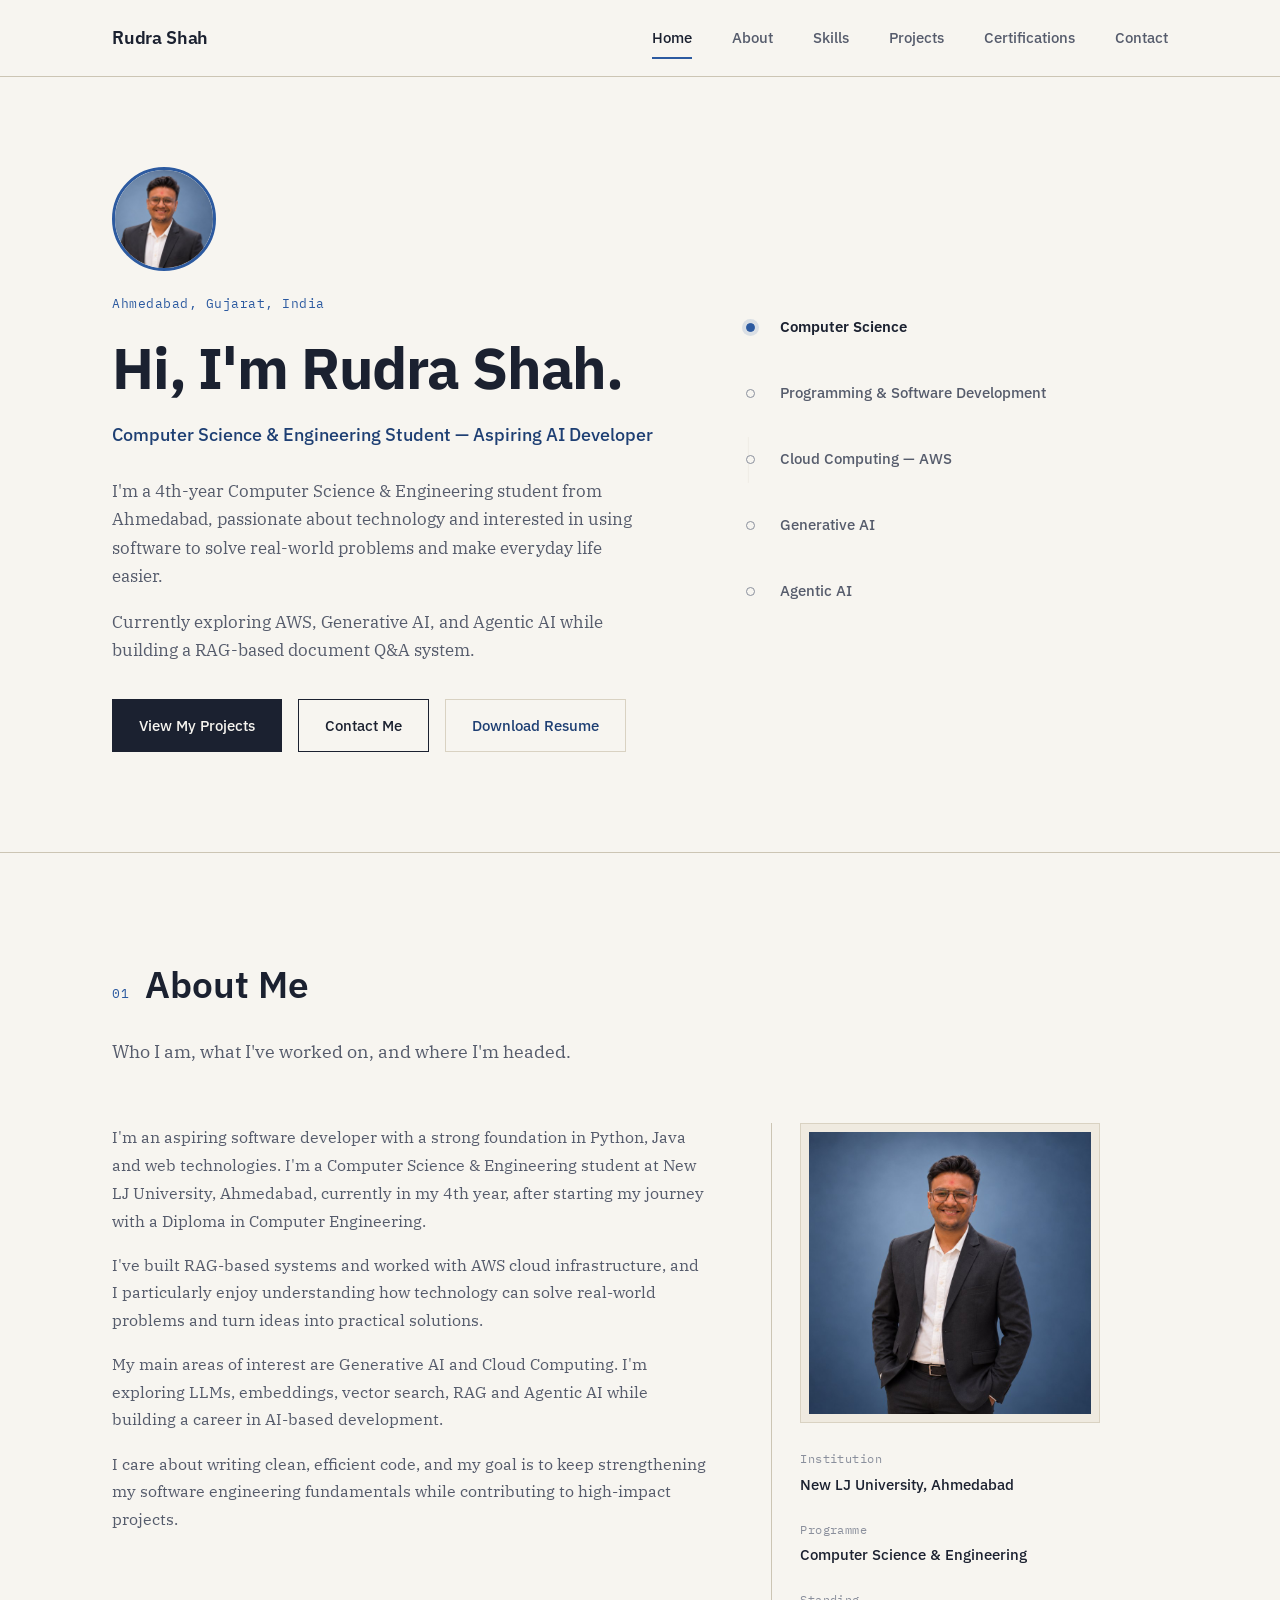
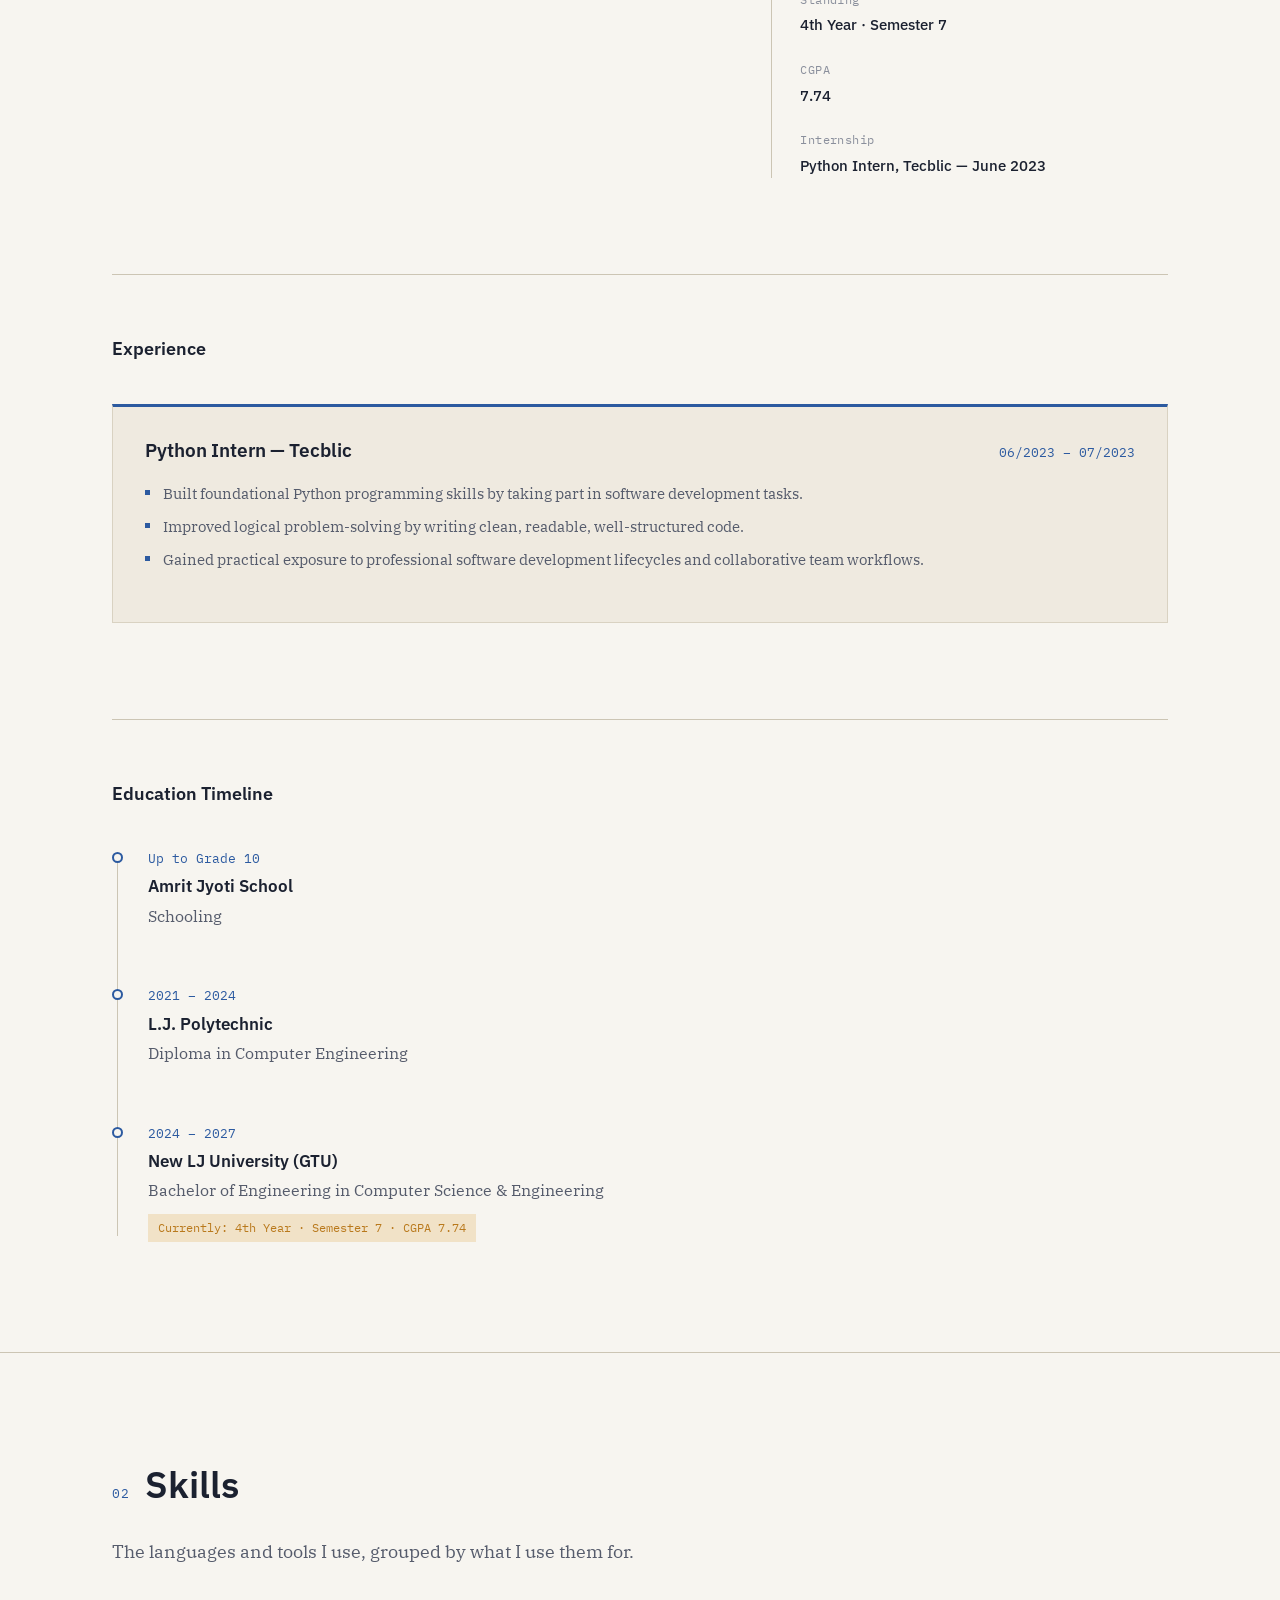
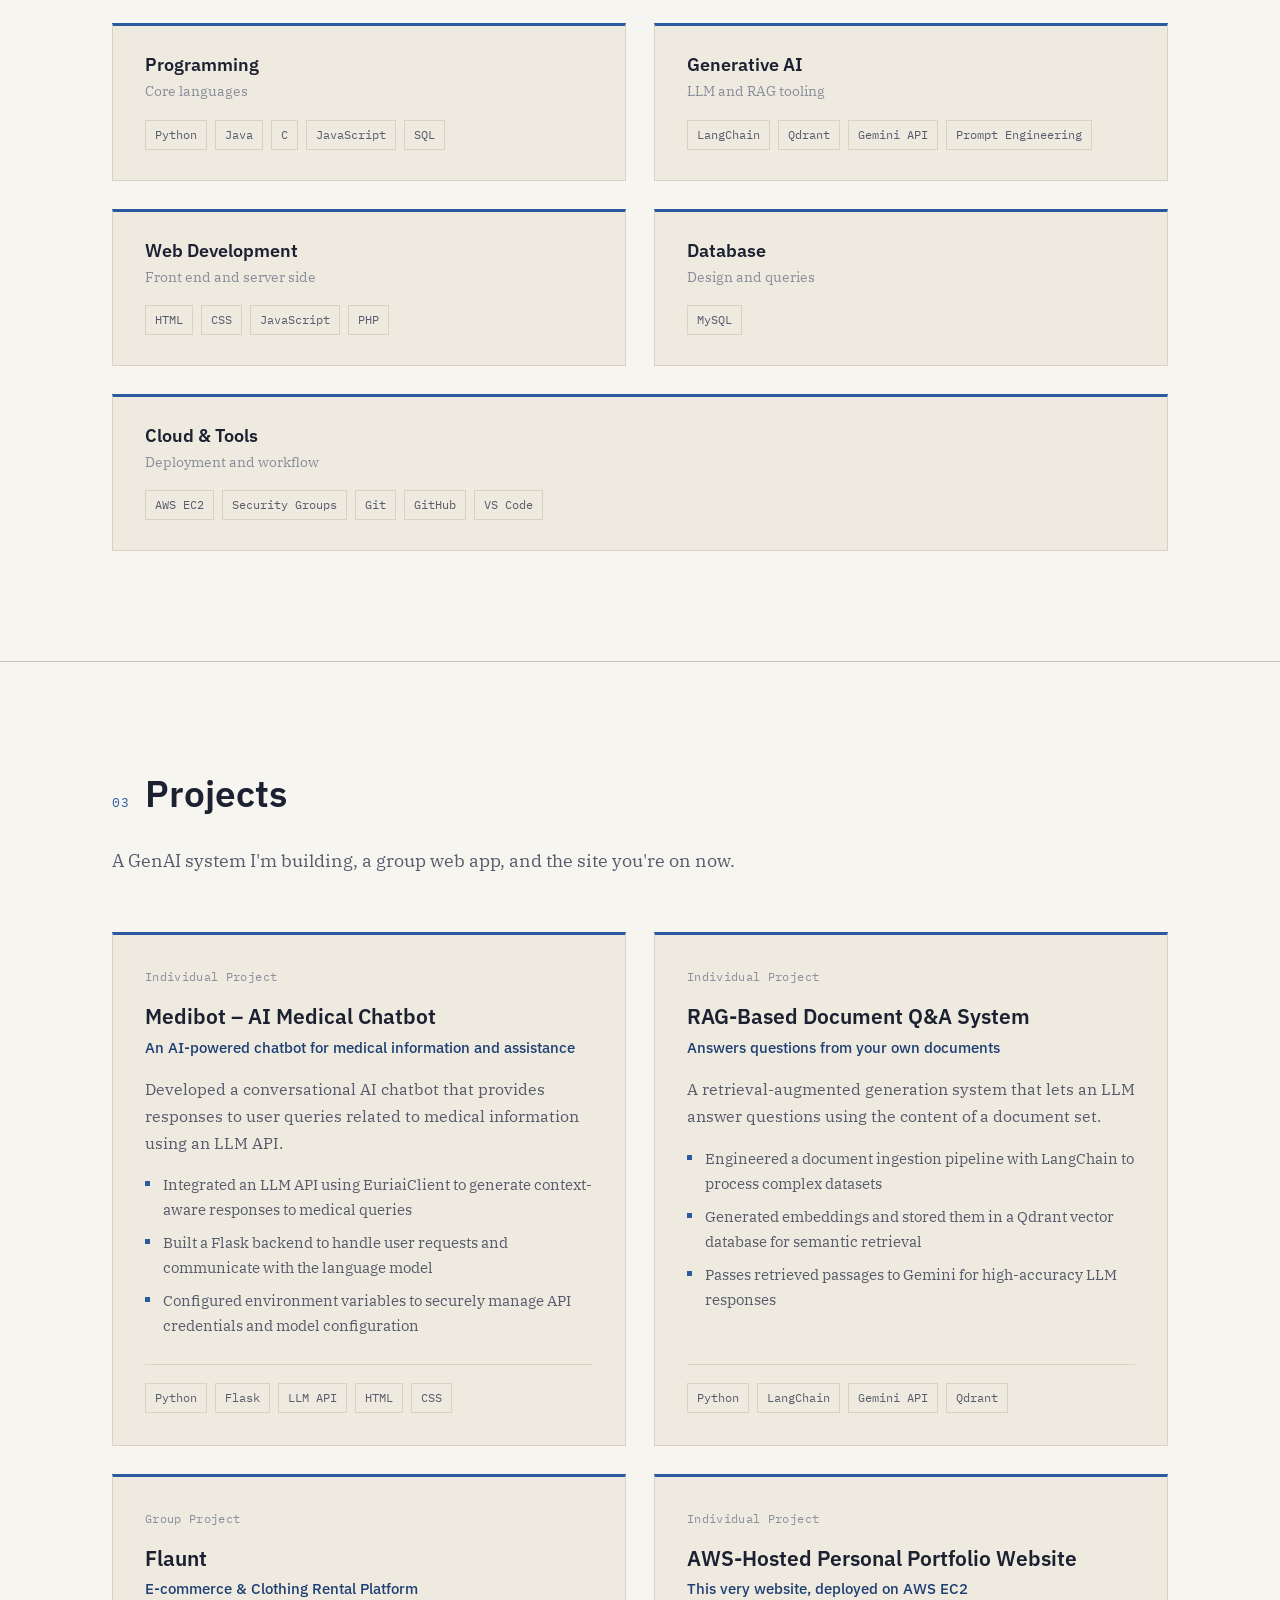
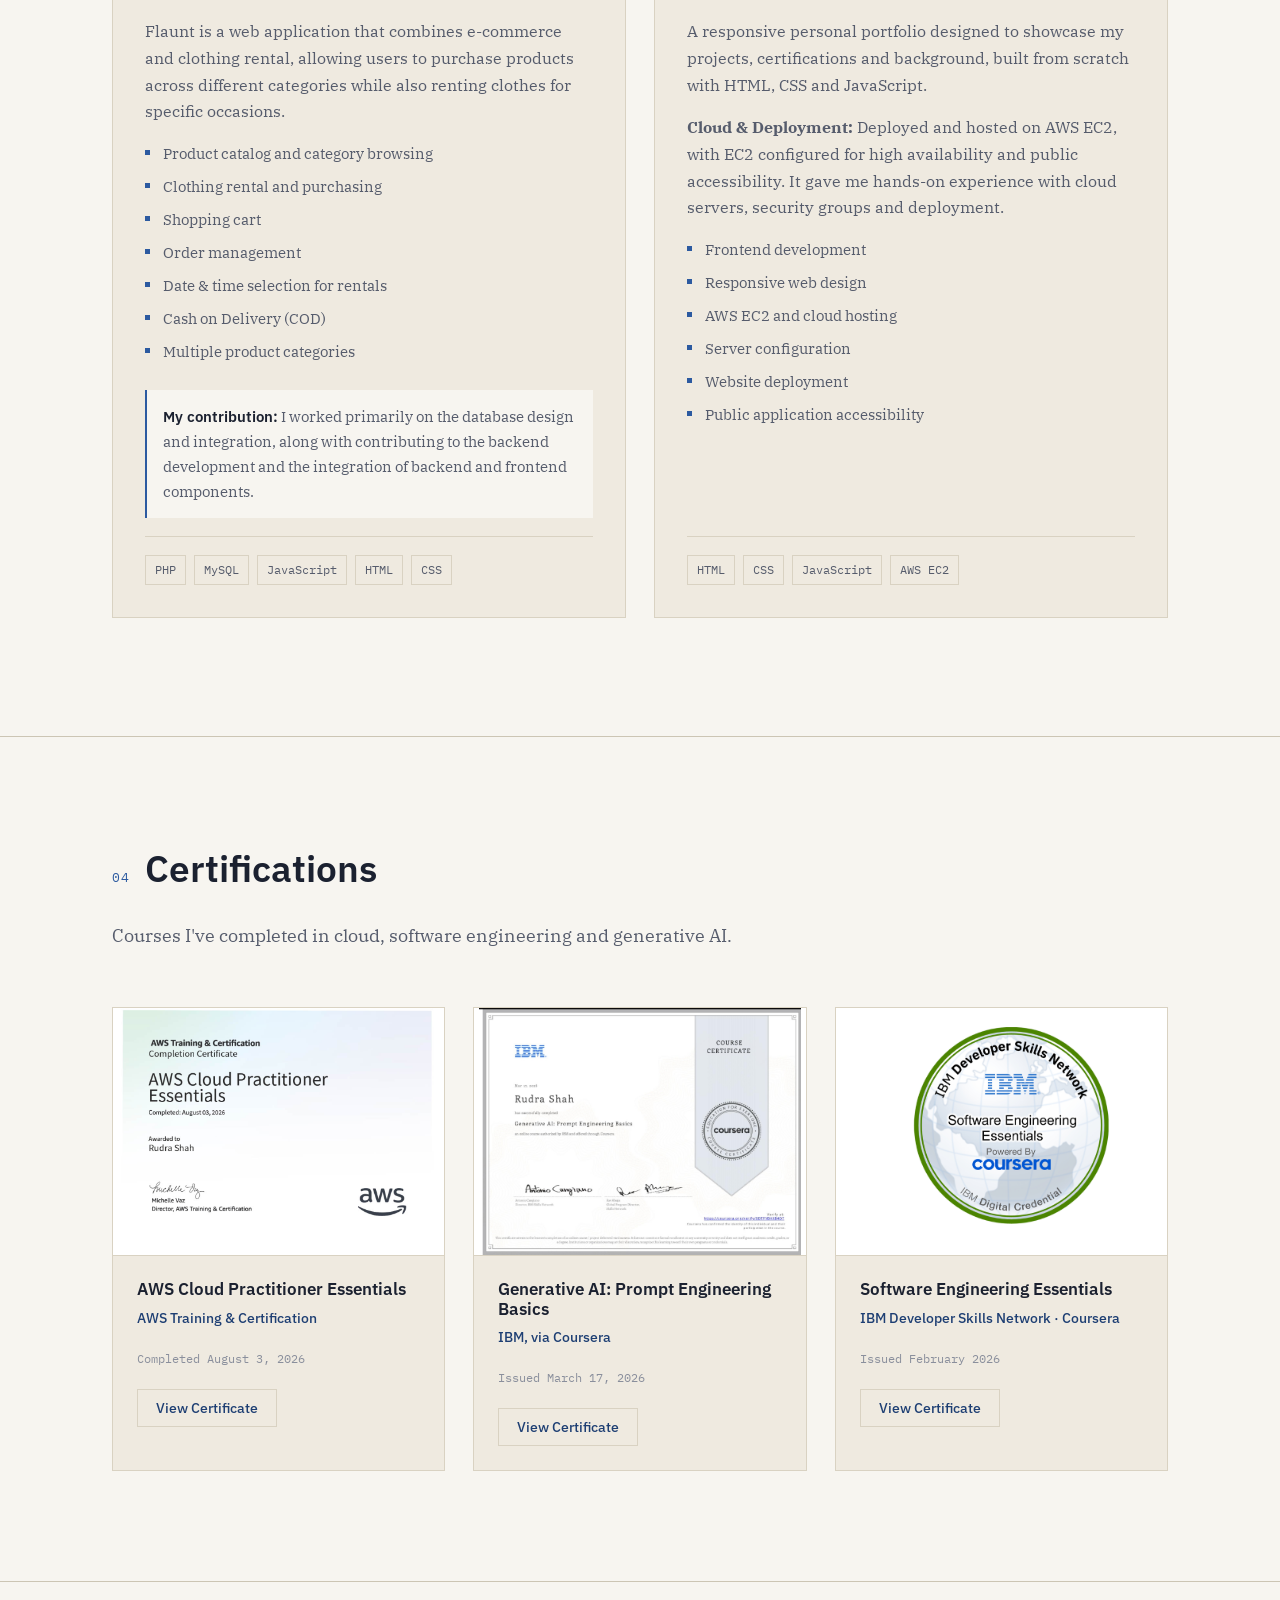
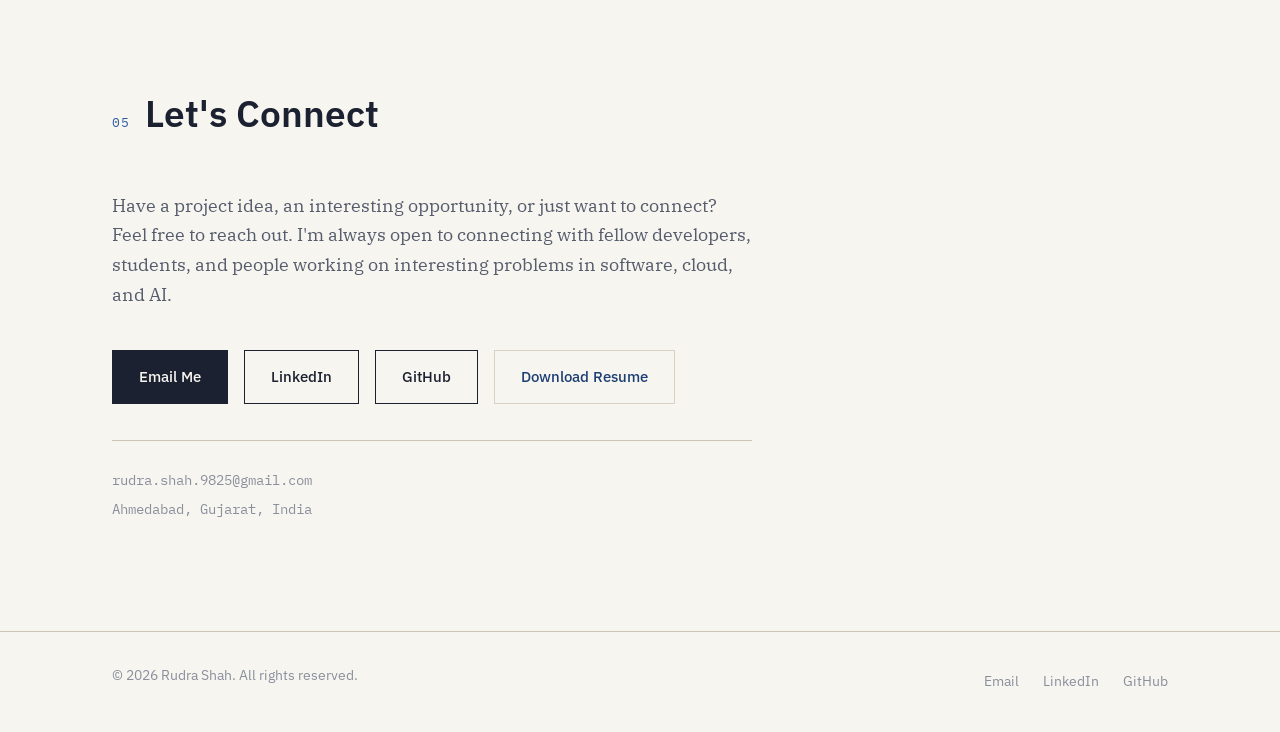
<file: index.html>
<!DOCTYPE html>
<html lang="en">
<head>
<meta charset="UTF-8">
<meta name="viewport" content="width=device-width, initial-scale=1.0">
<title>Rudra Shah — Computer Science &amp; Engineering Student</title>
<meta name="description" content="Portfolio of Rudra Shah, a Computer Science &amp; Engineering student from Ahmedabad exploring Cloud Computing and Generative AI.">
<link rel="preconnect" href="https://fonts.googleapis.com">
<link rel="preconnect" href="https://fonts.gstatic.com" crossorigin>
<link href="https://fonts.googleapis.com/css2?family=IBM+Plex+Sans:wght@400;500;600;700&family=IBM+Plex+Serif:ital,wght@0,400;0,500;1,400&family=IBM+Plex+Mono:wght@500&display=swap" rel="stylesheet">
<link rel="stylesheet" href="css/style.css">
</head>
<body>
<a class="skip-link" href="#main">Skip to content</a>
<header class="site-header" id="site-header">
  <div class="header-inner">
    <a href="#home" class="brand">Rudra Shah</a>
    <button class="nav-toggle" id="navToggle" aria-label="Open menu" aria-expanded="false" aria-controls="primaryNav"><span></span><span></span><span></span></button>
    <nav class="primary-nav" id="primaryNav"><a href="#home" class="nav-link active" data-section="home">Home</a><a href="#about" class="nav-link" data-section="about">About</a><a href="#skills" class="nav-link" data-section="skills">Skills</a><a href="#projects" class="nav-link" data-section="projects">Projects</a><a href="#certifications" class="nav-link" data-section="certifications">Certifications</a><a href="#contact" class="nav-link" data-section="contact">Contact</a></nav>
  </div>
</header>
<main id="main">
<section id="home" class="section hero">
<div class="hero-grid">
<div class="hero-copy">
<img class="hero-photo" src="assets/images/rudra-avatar.jpg" alt="Portrait of Rudra Shah" width="104" height="104">
<p class="kicker">Ahmedabad, Gujarat, India</p>
<h1 class="hero-title">Hi, I'm Rudra Shah.</h1>
<p class="hero-subtitle">Computer Science &amp; Engineering Student — Aspiring AI Developer</p>
<p class="hero-text">I'm a 4th-year Computer Science &amp; Engineering student from Ahmedabad, passionate about technology and interested in using software to solve real-world problems and make everyday life easier.</p>
<p class="hero-text hero-focus">Currently exploring AWS, Generative AI, and Agentic AI while building a RAG-based document Q&amp;A system.</p>
<div class="hero-actions"><a href="#projects" class="btn btn-primary">View My Projects</a><a href="#contact" class="btn btn-secondary">Contact Me</a><a href="assets/resume/Rudra-Shah-Resume.pdf" class="btn btn-outline" target="_blank" rel="noopener noreferrer">Download Resume</a></div>
</div>
<div class="hero-diagram" aria-hidden="true">
<svg class="path-svg" viewBox="0 0 340 460" xmlns="http://www.w3.org/2000/svg"><line x1="20" y1="35" x2="20" y2="425" class="path-line"/></svg>
<ul class="path-list">
<li class="path-node current"><span class="node-dot"></span><span class="node-label">Computer Science</span></li>
<li class="path-node"><span class="node-dot"></span><span class="node-label">Programming &amp; Software Development</span></li>
<li class="path-node"><span class="node-dot"></span><span class="node-label">Cloud Computing — AWS</span></li>
<li class="path-node"><span class="node-dot"></span><span class="node-label">Generative AI</span></li>
<li class="path-node"><span class="node-dot"></span><span class="node-label">Agentic AI</span></li>
</ul></div>
</div></section>


<section id="about" class="section"><div class="section-inner">
<div class="section-head"><span class="section-index">01</span><h2 class="section-title">About Me</h2></div>
<p class="page-intro">Who I am, what I've worked on, and where I'm headed.</p>

<div class="about-grid">
<div class="about-copy">
<p>I'm an aspiring software developer with a strong foundation in Python, Java and web technologies. I'm a Computer Science &amp; Engineering student at New LJ University, Ahmedabad, currently in my 4th year, after starting my journey with a Diploma in Computer Engineering.</p>
<p>I've built RAG-based systems and worked with AWS cloud infrastructure, and I particularly enjoy understanding how technology can solve real-world problems and turn ideas into practical solutions.</p>
<p>My main areas of interest are Generative AI and Cloud Computing. I'm exploring LLMs, embeddings, vector search, RAG and Agentic AI while building a career in AI-based development.</p>
<p>I care about writing clean, efficient code, and my goal is to keep strengthening my software engineering fundamentals while contributing to high-impact projects.</p>
</div>
<aside class="about-facts">
<img class="about-photo" src="assets/images/rudra-shah.jpg" alt="Rudra Shah wearing a dark blazer and white shirt" width="300" height="300">
<div class="fact-block"><span class="fact-label">Institution</span><span class="fact-value">New LJ University, Ahmedabad</span></div>
<div class="fact-block"><span class="fact-label">Programme</span><span class="fact-value">Computer Science &amp; Engineering</span></div>
<div class="fact-block"><span class="fact-label">Standing</span><span class="fact-value">4th Year · Semester 7</span></div>
<div class="fact-block"><span class="fact-label">CGPA</span><span class="fact-value">7.74</span></div>
<div class="fact-block"><span class="fact-label">Internship</span><span class="fact-value">Python Intern, Tecblic — June 2023</span></div>
</aside></div>
<div class="timeline-wrap" style="margin-bottom:96px"><h3 class="timeline-heading">Experience</h3>
<div class="job-card" style="margin-bottom:0"><div class="job-head"><h4>Python Intern — Tecblic</h4><span class="job-date">06/2023 – 07/2023</span></div>
<ul class="project-features"><li>Built foundational Python programming skills by taking part in software development tasks.</li><li>Improved logical problem-solving by writing clean, readable, well-structured code.</li><li>Gained practical exposure to professional software development lifecycles and collaborative team workflows.</li></ul>
</div></div>
<div class="timeline-wrap"><h3 class="timeline-heading">Education Timeline</h3>
<ol class="timeline">
<li class="timeline-item"><div class="timeline-marker"></div><div class="timeline-content"><span class="timeline-year">Up to Grade 10</span><h4>Amrit Jyoti School</h4><p>Schooling</p></div></li>
<li class="timeline-item"><div class="timeline-marker"></div><div class="timeline-content"><span class="timeline-year">2021 – 2024</span><h4>L.J. Polytechnic</h4><p>Diploma in Computer Engineering</p></div></li>
<li class="timeline-item"><div class="timeline-marker"></div><div class="timeline-content"><span class="timeline-year">2024 – 2027</span><h4>New LJ University (GTU)</h4><p>Bachelor of Engineering in Computer Science &amp; Engineering</p><span class="timeline-current">Currently: 4th Year · Semester 7 · CGPA 7.74</span></div></li>
</ol></div>
</div></section>

<section id="skills" class="section"><div class="section-inner">
<div class="section-head"><span class="section-index">02</span><h2 class="section-title">Skills</h2></div>
<p class="page-intro">The languages and tools I use, grouped by what I use them for.</p>
<div class="skill-grid"><div class="skill-card"><h4>Programming</h4><p>Core languages</p><div class="project-stack"><span>Python</span><span>Java</span><span>C</span><span>JavaScript</span><span>SQL</span></div></div><div class="skill-card"><h4>Generative AI</h4><p>LLM and RAG tooling</p><div class="project-stack"><span>LangChain</span><span>Qdrant</span><span>Gemini API</span><span>Prompt Engineering</span></div></div><div class="skill-card"><h4>Web Development</h4><p>Front end and server side</p><div class="project-stack"><span>HTML</span><span>CSS</span><span>JavaScript</span><span>PHP</span></div></div><div class="skill-card"><h4>Database</h4><p>Design and queries</p><div class="project-stack"><span>MySQL</span></div></div><div class="skill-card wide"><h4>Cloud &amp; Tools</h4><p>Deployment and workflow</p><div class="project-stack"><span>AWS EC2</span><span>Security Groups</span><span>Git</span><span>GitHub</span><span>VS Code</span></div></div></div>
</div></section>

<section id="projects" class="section"><div class="section-inner">
<div class="section-head"><span class="section-index">03</span><h2 class="section-title">Projects</h2></div>
<p class="page-intro">A GenAI system I'm building, a group web app, and the site you're on now.</p>

<div class="project-grid">

<article class="project-card">
    <div class="project-top"><span class="project-tag">Individual Project</span></div>
    <h4 class="project-name">Medibot – AI Medical Chatbot</h4>
    <p class="project-title">An AI-powered chatbot for medical information and assistance</p>
    <p class="project-overview">Developed a conversational AI chatbot that provides responses to user queries related to medical information using an LLM API.</p>
    <ul class="project-features">
        <li>Integrated an LLM API using EuriaiClient to generate context-aware responses to medical queries</li>
        <li>Built a Flask backend to handle user requests and communicate with the language model</li>
        <li>Configured environment variables to securely manage API credentials and model configuration</li>
    </ul>
    <div class="project-stack">
        <span>Python</span>
        <span>Flask</span>
        <span>LLM API</span>
        <span>HTML</span>
        <span>CSS</span>
    </div>
</article>

<article class="project-card">
<div class="project-top"><span class="project-tag">Individual Project</span></div>
<h4 class="project-name">RAG-Based Document Q&amp;A System</h4>
<p class="project-title">Answers questions from your own documents</p>
<p class="project-overview">A retrieval-augmented generation system that lets an LLM answer questions using the content of a document set.</p>
<ul class="project-features"><li>Engineered a document ingestion pipeline with LangChain to process complex datasets</li><li>Generated embeddings and stored them in a Qdrant vector database for semantic retrieval</li><li>Passes retrieved passages to Gemini for high-accuracy LLM responses</li></ul>
<div class="project-stack"><span>Python</span><span>LangChain</span><span>Gemini API</span><span>Qdrant</span></div>
</article>
<article class="project-card">
<div class="project-top"><span class="project-tag">Group Project</span></div>
<h4 class="project-name">Flaunt</h4>
<p class="project-title">E-commerce &amp; Clothing Rental Platform</p>
<p class="project-overview">Flaunt is a web application that combines e-commerce and clothing rental, allowing users to purchase products across different categories while also renting clothes for specific occasions.</p>
<ul class="project-features"><li>Product catalog and category browsing</li><li>Clothing rental and purchasing</li><li>Shopping cart</li><li>Order management</li><li>Date &amp; time selection for rentals</li><li>Cash on Delivery (COD)</li><li>Multiple product categories</li></ul>
<p class="project-contribution"><strong>My contribution:</strong> I worked primarily on the database design and integration, along with contributing to the backend development and the integration of backend and frontend components.</p>
<div class="project-stack"><span>PHP</span><span>MySQL</span><span>JavaScript</span><span>HTML</span><span>CSS</span></div>
</article>
<article class="project-card">
<div class="project-top"><span class="project-tag">Individual Project</span></div>
<h4 class="project-name">AWS-Hosted Personal Portfolio Website</h4>
<p class="project-title">This very website, deployed on AWS EC2</p>
<p class="project-overview">A responsive personal portfolio designed to showcase my projects, certifications and background, built from scratch with HTML, CSS and JavaScript.</p>
<p class="project-overview"><strong>Cloud &amp; Deployment:</strong> Deployed and hosted on AWS EC2, with EC2 configured for high availability and public accessibility. It gave me hands-on experience with cloud servers, security groups and deployment.</p>
<ul class="project-features"><li>Frontend development</li><li>Responsive web design</li><li>AWS EC2 and cloud hosting</li><li>Server configuration</li><li>Website deployment</li><li>Public application accessibility</li></ul>
<div class="project-stack"><span>HTML</span><span>CSS</span><span>JavaScript</span><span>AWS EC2</span></div>
</article>
</div>
</div></section>

<section id="certifications" class="section"><div class="section-inner">
<div class="section-head"><span class="section-index">04</span><h2 class="section-title">Certifications</h2></div>
<p class="page-intro">Courses I've completed in cloud, software engineering and generative AI.</p>
<div class="cert-grid"><article class="cert-card"><button class="cert-thumb" data-cert="aws" aria-label="View AWS Cloud Practitioner Essentials certificate"><img src="assets/certificates/aws-certificate.png" alt="AWS Cloud Practitioner Essentials certificate awarded to Rudra Shah"></button>
<div class="cert-info"><h4>AWS Cloud Practitioner Essentials</h4><p class="cert-issuer">AWS Training &amp; Certification</p><p class="cert-date">Completed August 3, 2026</p><button class="btn btn-outline btn-small" data-cert="aws">View Certificate</button></div></article><article class="cert-card"><button class="cert-thumb" data-cert="ibm" aria-label="View Generative AI: Prompt Engineering Basics certificate"><img src="assets/certificates/ibm-generative-ai.png" alt="Generative AI: Prompt Engineering Basics certificate awarded to Rudra Shah"></button>
<div class="cert-info"><h4>Generative AI: Prompt Engineering Basics</h4><p class="cert-issuer">IBM, via Coursera</p><p class="cert-date">Issued March 17, 2026</p><button class="btn btn-outline btn-small" data-cert="ibm">View Certificate</button></div></article><article class="cert-card"><button class="cert-thumb" data-cert="swe" aria-label="View Software Engineering Essentials certificate"><img src="assets/certificates/software-engineering.png" alt="Software Engineering Essentials digital badge"></button>
<div class="cert-info"><h4>Software Engineering Essentials</h4><p class="cert-issuer">IBM Developer Skills Network · Coursera</p><p class="cert-date">Issued February 2026</p><button class="btn btn-outline btn-small" data-cert="swe">View Certificate</button></div></article></div>
</div></section>

<section id="contact" class="section"><div class="section-inner">
<div class="section-head"><span class="section-index">05</span><h2 class="section-title">Let's Connect</h2></div>

<div class="contact-grid">
<p class="contact-text">Have a project idea, an interesting opportunity, or just want to connect? Feel free to reach out. I'm always open to connecting with fellow developers, students, and people working on interesting problems in software, cloud, and AI.</p>
<div class="contact-actions"><a href="mailto:rudra.shah.9825@gmail.com" class="btn btn-primary">Email Me</a><a href="https://www.linkedin.com/in/rudra-shah-503a6030b/" target="_blank" rel="noopener noreferrer" class="btn btn-secondary">LinkedIn</a><a href="https://github.com/rudrashah01" target="_blank" rel="noopener noreferrer" class="btn btn-secondary">GitHub</a><a href="assets/resume/Rudra-Shah-Resume.pdf" class="btn btn-outline" target="_blank" rel="noopener noreferrer">Download Resume</a></div>
<div class="contact-details"><span>rudra.shah.9825@gmail.com</span><span>Ahmedabad, Gujarat, India</span></div></div>
</div></section>
</main>
<footer class="site-footer">
  <div class="footer-inner">
    <p>&copy; 2026 Rudra Shah. All rights reserved.</p>
    <div class="footer-links">
      <a href="mailto:rudra.shah.9825@gmail.com">Email</a>
      <a href="https://www.linkedin.com/in/rudra-shah-503a6030b/" target="_blank" rel="noopener noreferrer">LinkedIn</a>
      <a href="https://github.com/rudrashah01" target="_blank" rel="noopener noreferrer">GitHub</a>
    </div>
  </div>
</footer>
<div class="cert-modal" id="certModal" aria-hidden="true" role="dialog" aria-modal="true" aria-labelledby="certModalTitle">
  <div class="cert-modal-backdrop" data-close></div>
  <div class="cert-modal-inner">
    <button class="cert-modal-close" data-close aria-label="Close certificate">&times;</button>
    <img class="cert-modal-img" id="certModalImg" alt="">
    <p class="cert-modal-title" id="certModalTitle"></p>
  </div>
</div>
<script src="js/script.js"></script>
</body>
</html>
</file>
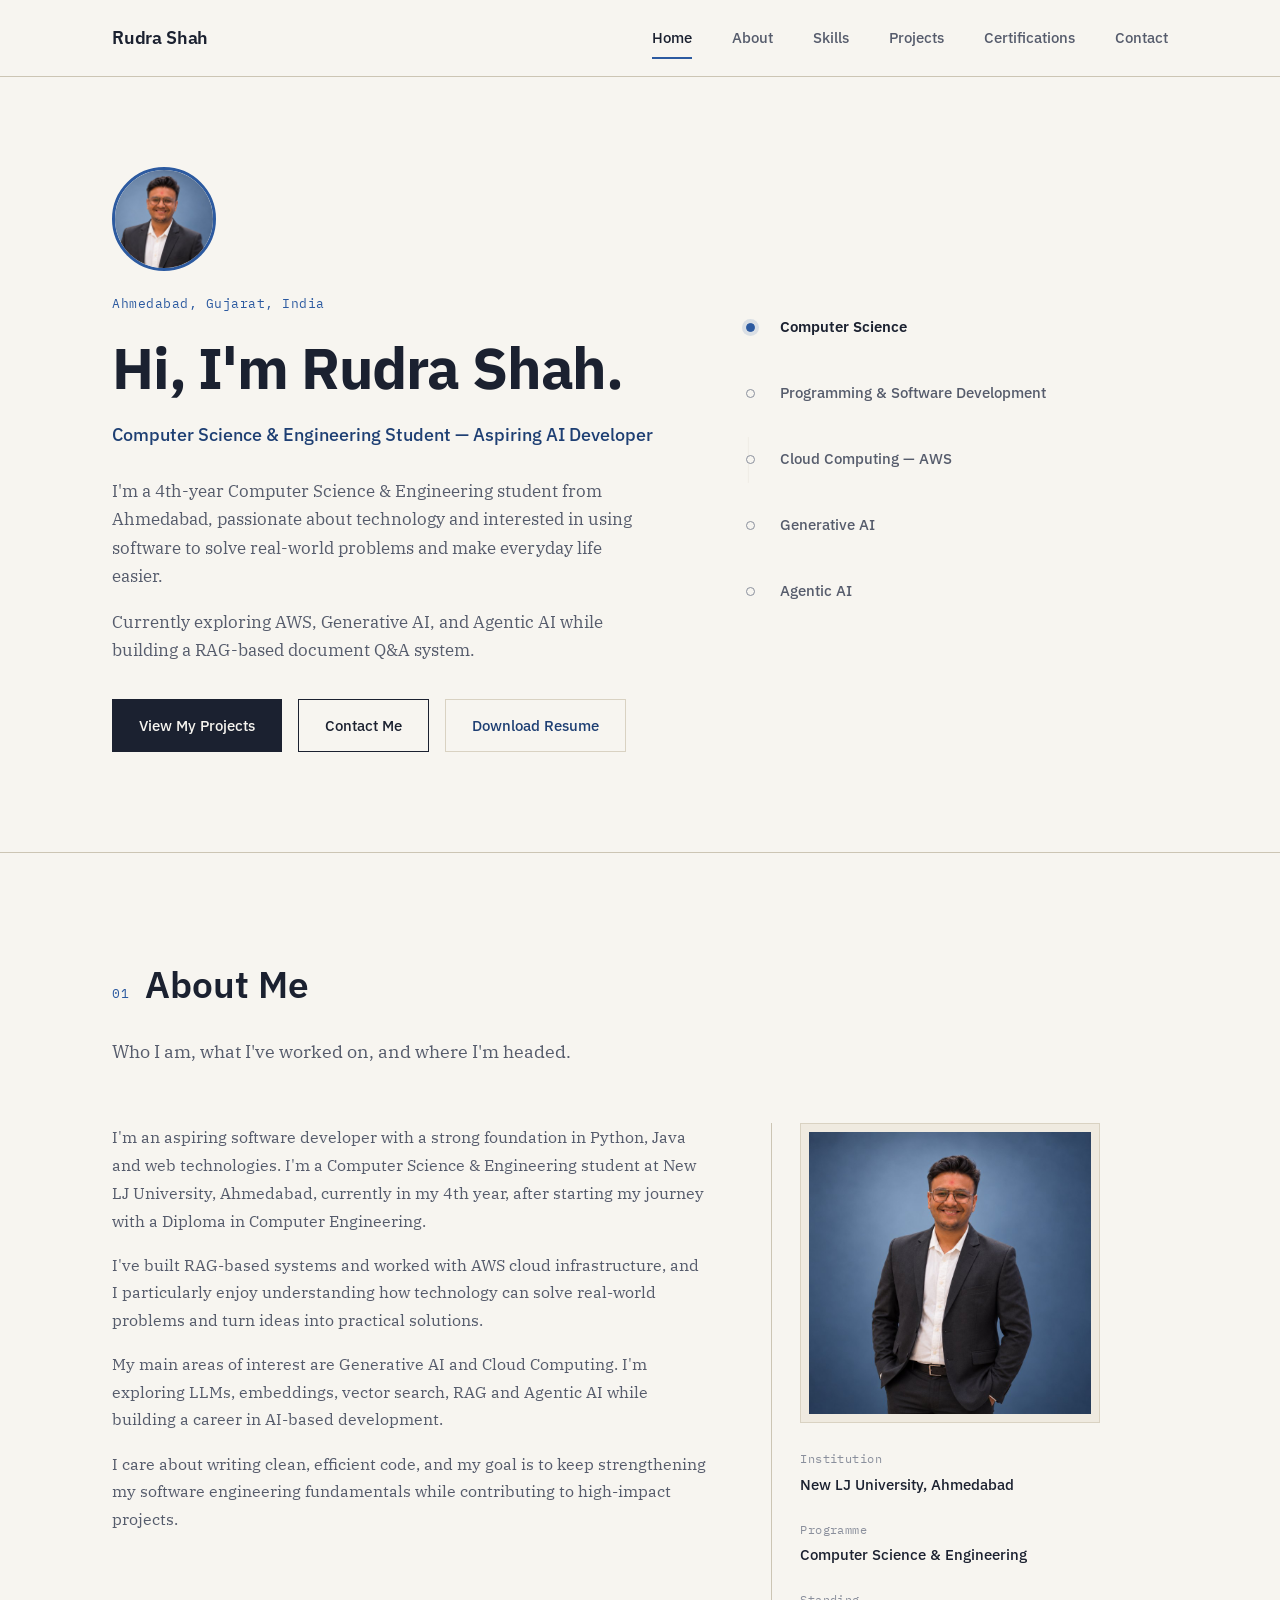
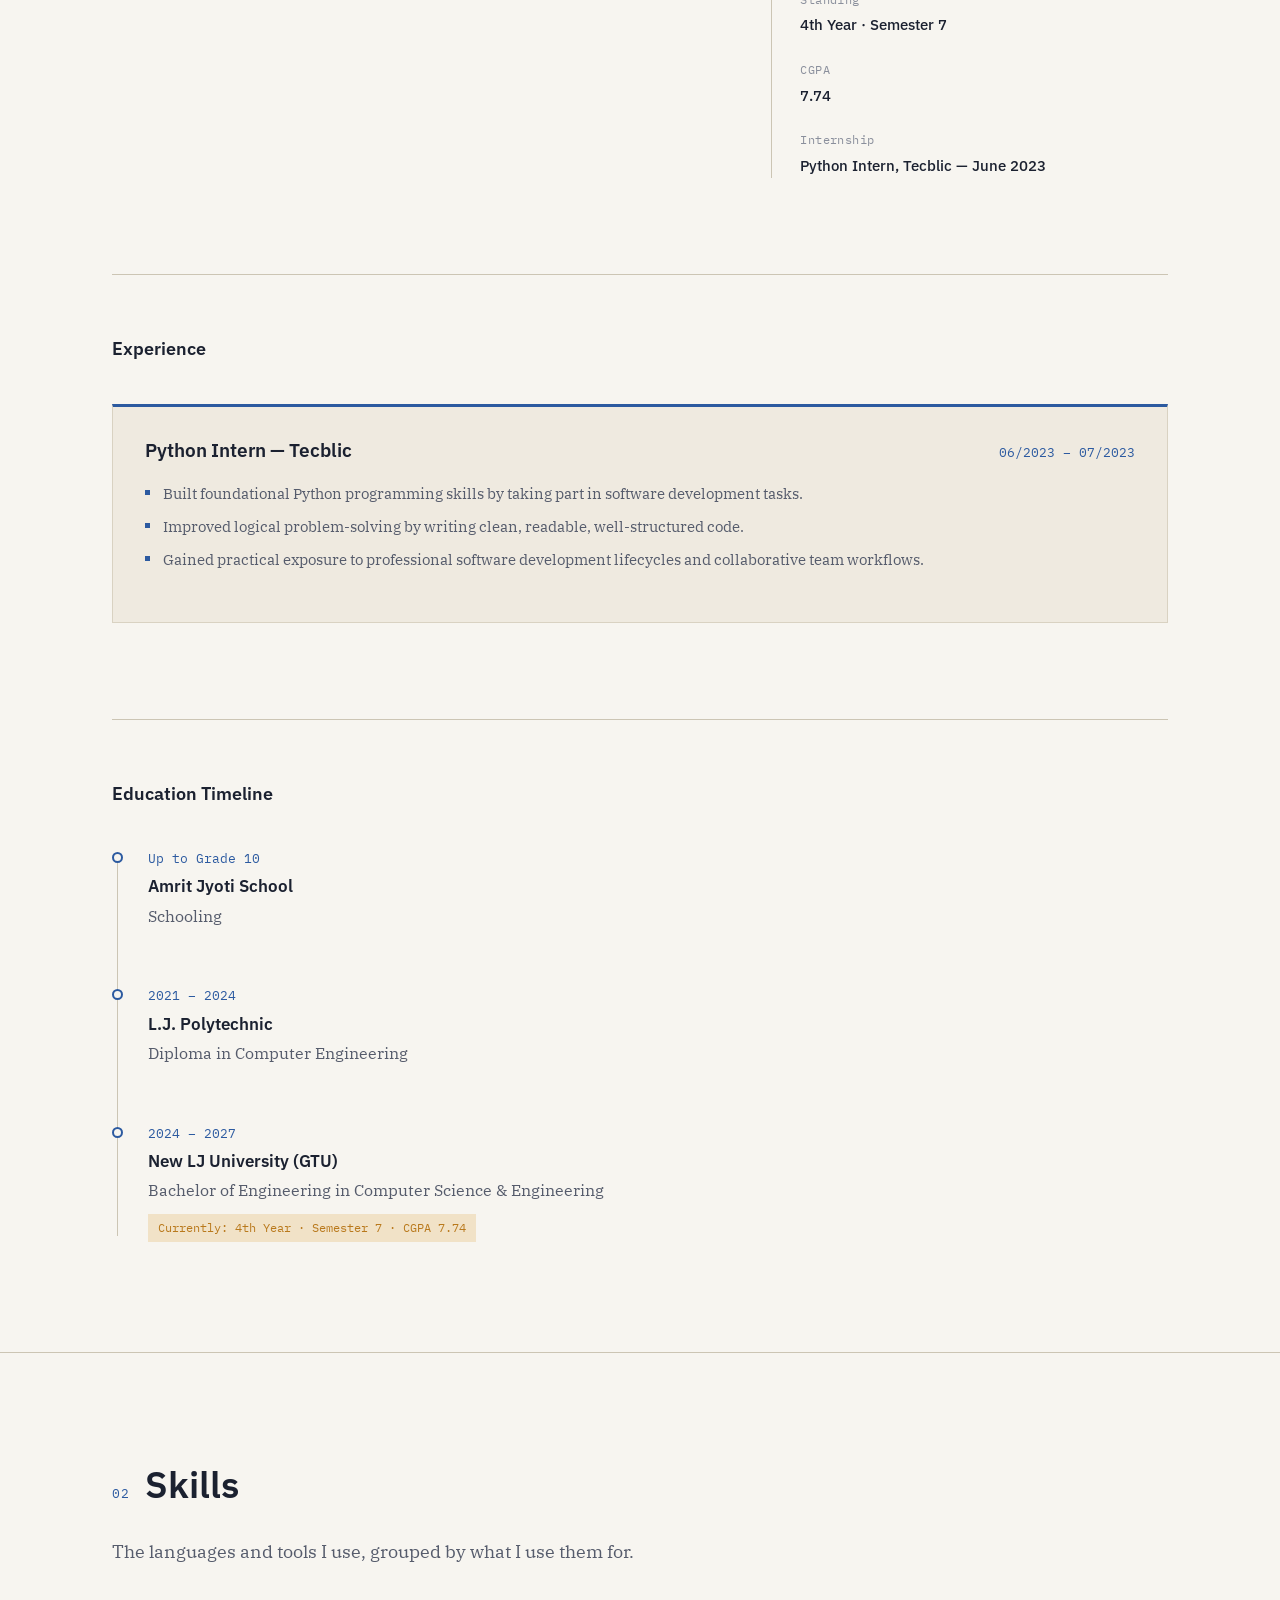
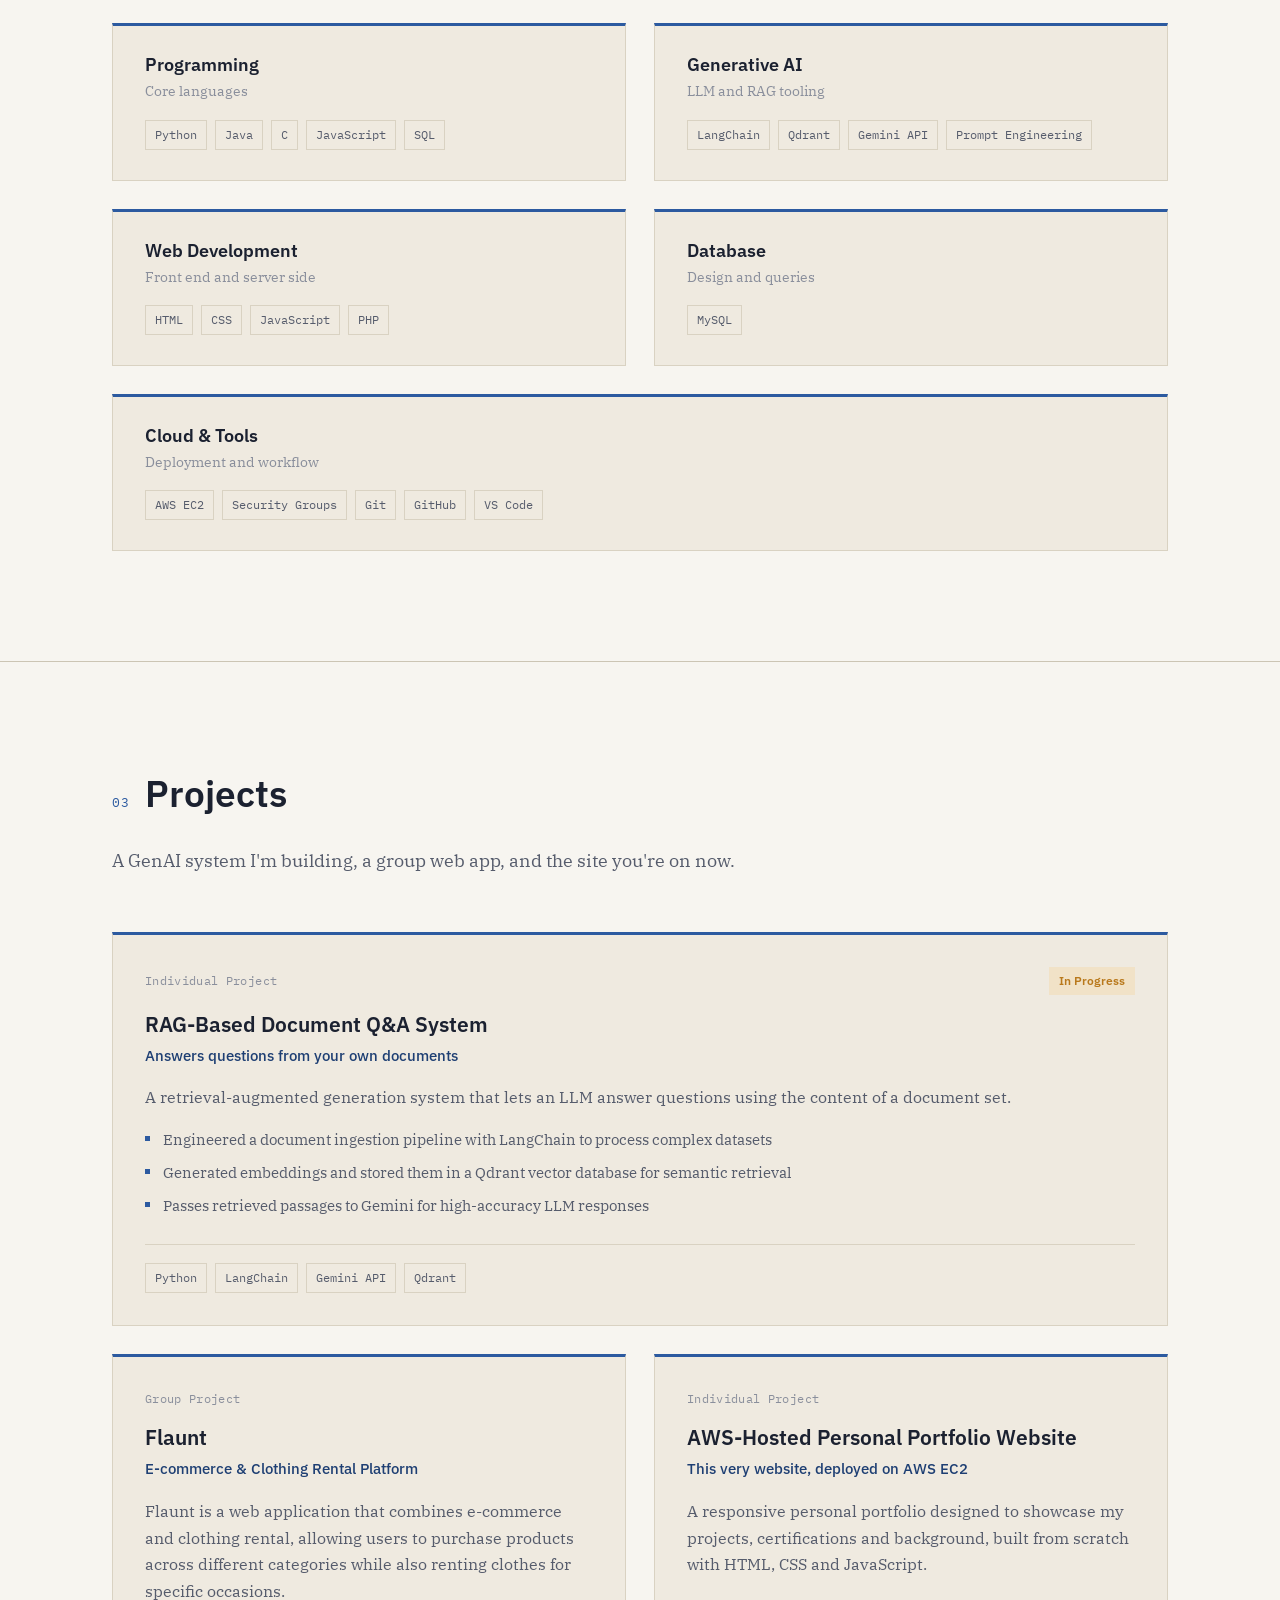
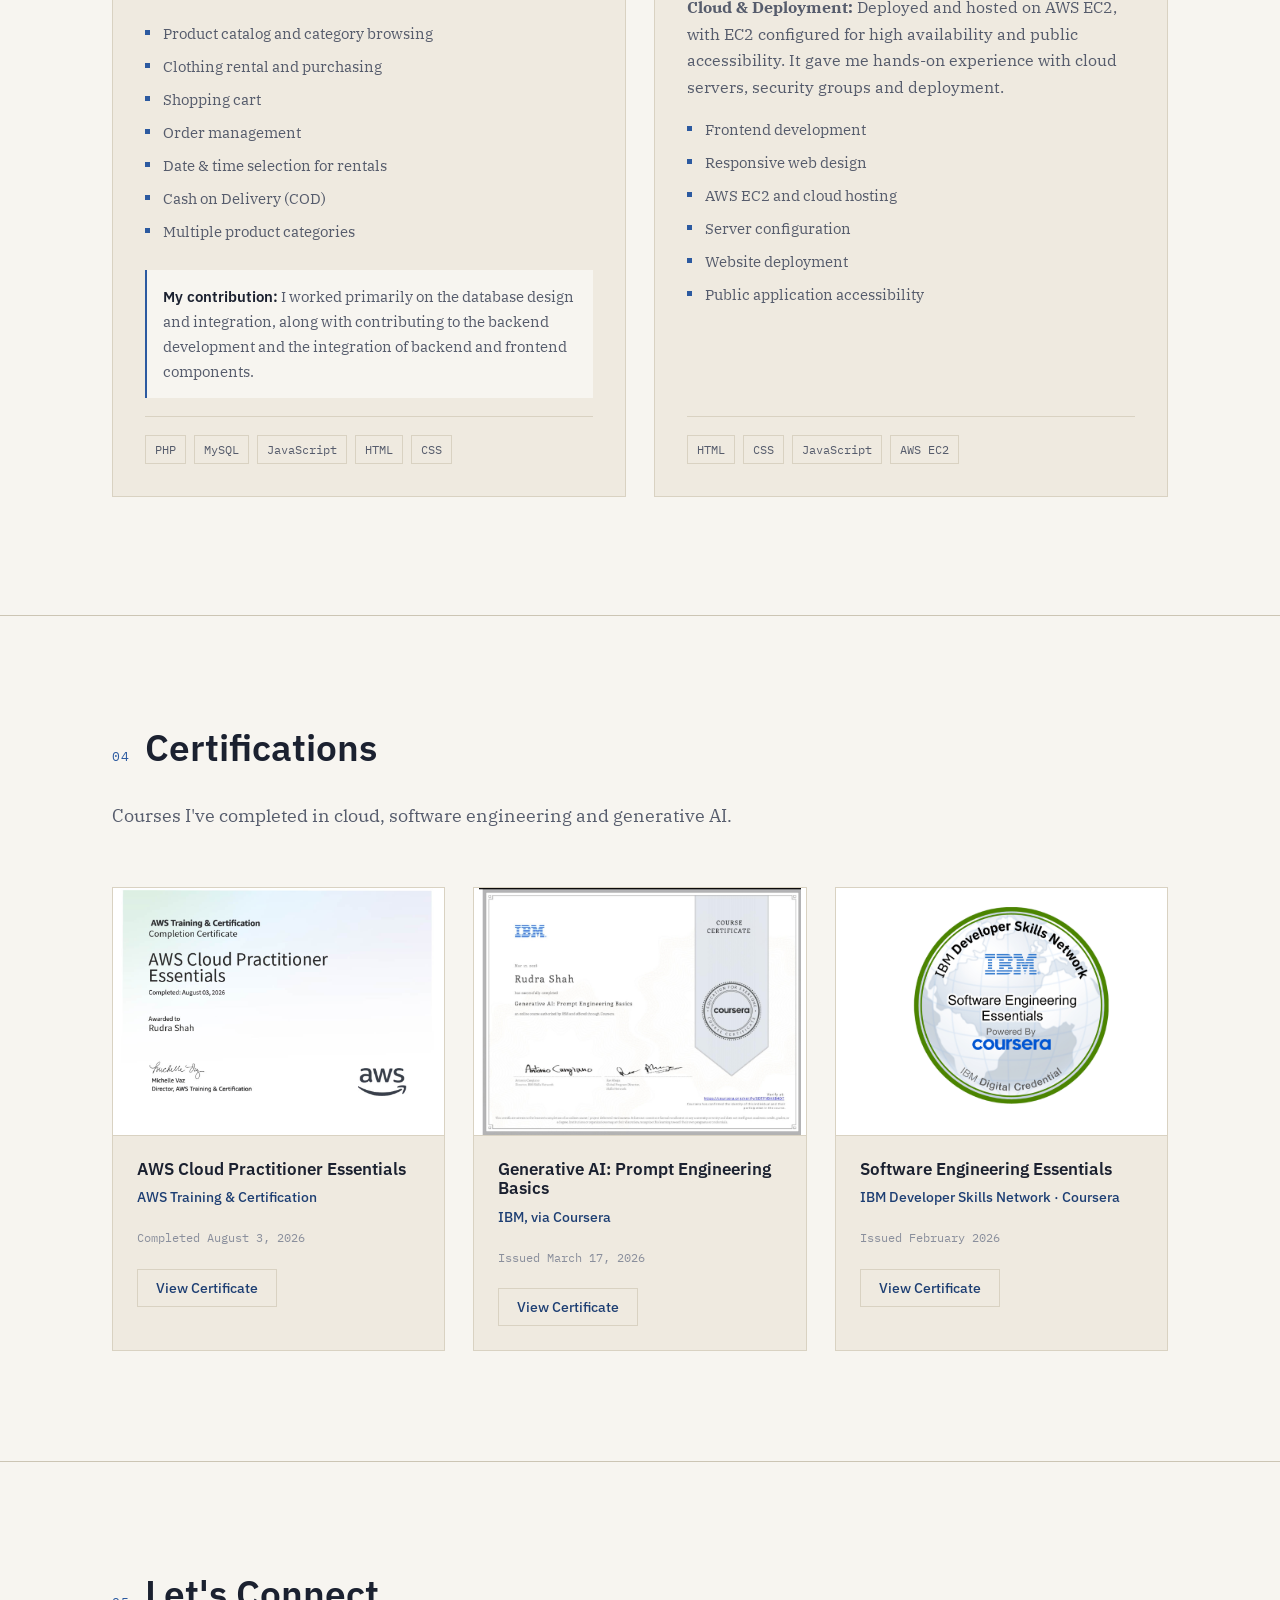
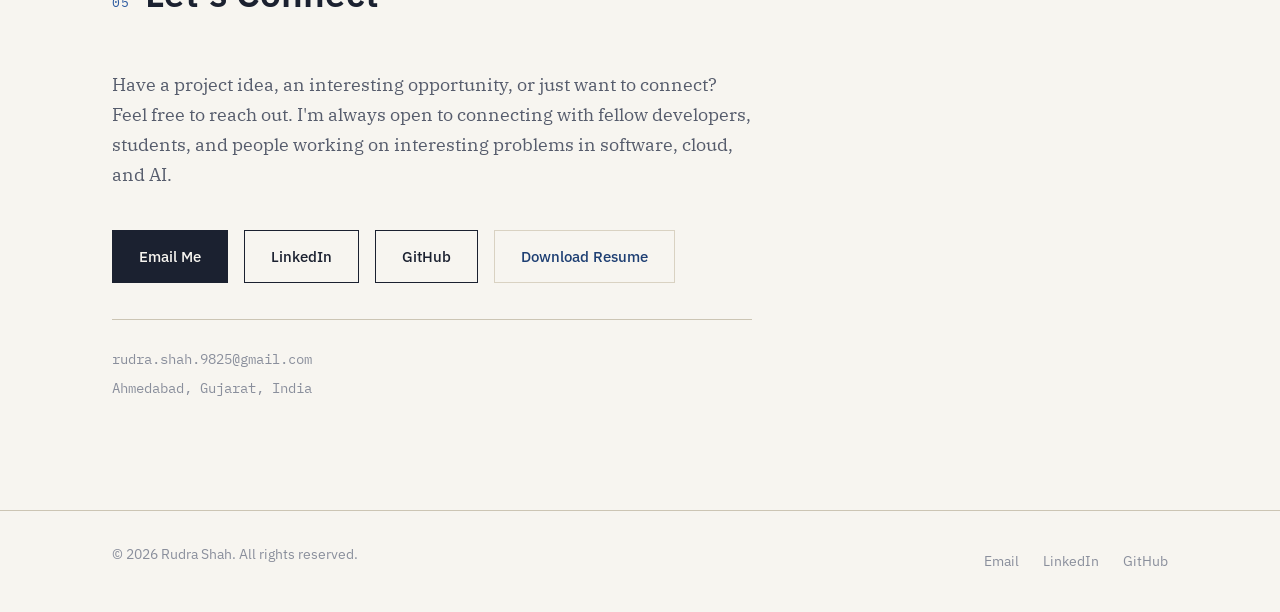
<file: portfolio/index.html>
<!DOCTYPE html>
<html lang="en">
<head>
<meta charset="UTF-8">
<meta name="viewport" content="width=device-width, initial-scale=1.0">
<title>Rudra Shah — Computer Science &amp; Engineering Student</title>
<meta name="description" content="Portfolio of Rudra Shah, a Computer Science &amp; Engineering student from Ahmedabad exploring Cloud Computing and Generative AI.">
<link rel="preconnect" href="https://fonts.googleapis.com">
<link rel="preconnect" href="https://fonts.gstatic.com" crossorigin>
<link href="https://fonts.googleapis.com/css2?family=IBM+Plex+Sans:wght@400;500;600;700&family=IBM+Plex+Serif:ital,wght@0,400;0,500;1,400&family=IBM+Plex+Mono:wght@500&display=swap" rel="stylesheet">
<link rel="stylesheet" href="css/style.css">
</head>
<body>
<a class="skip-link" href="#main">Skip to content</a>
<header class="site-header" id="site-header">
  <div class="header-inner">
    <a href="#home" class="brand">Rudra Shah</a>
    <button class="nav-toggle" id="navToggle" aria-label="Open menu" aria-expanded="false" aria-controls="primaryNav"><span></span><span></span><span></span></button>
    <nav class="primary-nav" id="primaryNav"><a href="#home" class="nav-link active" data-section="home">Home</a><a href="#about" class="nav-link" data-section="about">About</a><a href="#skills" class="nav-link" data-section="skills">Skills</a><a href="#projects" class="nav-link" data-section="projects">Projects</a><a href="#certifications" class="nav-link" data-section="certifications">Certifications</a><a href="#contact" class="nav-link" data-section="contact">Contact</a></nav>
  </div>
</header>
<main id="main">
<section id="home" class="section hero">
<div class="hero-grid">
<div class="hero-copy">
<img class="hero-photo" src="assets/images/rudra-avatar.jpg" alt="Portrait of Rudra Shah" width="104" height="104">
<p class="kicker">Ahmedabad, Gujarat, India</p>
<h1 class="hero-title">Hi, I'm Rudra Shah.</h1>
<p class="hero-subtitle">Computer Science &amp; Engineering Student — Aspiring AI Developer</p>
<p class="hero-text">I'm a 4th-year Computer Science &amp; Engineering student from Ahmedabad, passionate about technology and interested in using software to solve real-world problems and make everyday life easier.</p>
<p class="hero-text hero-focus">Currently exploring AWS, Generative AI, and Agentic AI while building a RAG-based document Q&amp;A system.</p>
<div class="hero-actions"><a href="#projects" class="btn btn-primary">View My Projects</a><a href="#contact" class="btn btn-secondary">Contact Me</a><a href="assets/resume/Rudra-Shah-Resume.pdf" class="btn btn-outline" target="_blank" rel="noopener noreferrer">Download Resume</a></div>
</div>
<div class="hero-diagram" aria-hidden="true">
<svg class="path-svg" viewBox="0 0 340 460" xmlns="http://www.w3.org/2000/svg"><line x1="20" y1="35" x2="20" y2="425" class="path-line"/></svg>
<ul class="path-list">
<li class="path-node current"><span class="node-dot"></span><span class="node-label">Computer Science</span></li>
<li class="path-node"><span class="node-dot"></span><span class="node-label">Programming &amp; Software Development</span></li>
<li class="path-node"><span class="node-dot"></span><span class="node-label">Cloud Computing — AWS</span></li>
<li class="path-node"><span class="node-dot"></span><span class="node-label">Generative AI</span></li>
<li class="path-node"><span class="node-dot"></span><span class="node-label">Agentic AI</span></li>
</ul></div>
</div></section>


<section id="about" class="section"><div class="section-inner">
<div class="section-head"><span class="section-index">01</span><h2 class="section-title">About Me</h2></div>
<p class="page-intro">Who I am, what I've worked on, and where I'm headed.</p>

<div class="about-grid">
<div class="about-copy">
<p>I'm an aspiring software developer with a strong foundation in Python, Java and web technologies. I'm a Computer Science &amp; Engineering student at New LJ University, Ahmedabad, currently in my 4th year, after starting my journey with a Diploma in Computer Engineering.</p>
<p>I've built RAG-based systems and worked with AWS cloud infrastructure, and I particularly enjoy understanding how technology can solve real-world problems and turn ideas into practical solutions.</p>
<p>My main areas of interest are Generative AI and Cloud Computing. I'm exploring LLMs, embeddings, vector search, RAG and Agentic AI while building a career in AI-based development.</p>
<p>I care about writing clean, efficient code, and my goal is to keep strengthening my software engineering fundamentals while contributing to high-impact projects.</p>
</div>
<aside class="about-facts">
<img class="about-photo" src="assets/images/rudra-shah.jpg" alt="Rudra Shah wearing a dark blazer and white shirt" width="300" height="300">
<div class="fact-block"><span class="fact-label">Institution</span><span class="fact-value">New LJ University, Ahmedabad</span></div>
<div class="fact-block"><span class="fact-label">Programme</span><span class="fact-value">Computer Science &amp; Engineering</span></div>
<div class="fact-block"><span class="fact-label">Standing</span><span class="fact-value">4th Year · Semester 7</span></div>
<div class="fact-block"><span class="fact-label">CGPA</span><span class="fact-value">7.74</span></div>
<div class="fact-block"><span class="fact-label">Internship</span><span class="fact-value">Python Intern, Tecblic — June 2023</span></div>
</aside></div>
<div class="timeline-wrap" style="margin-bottom:96px"><h3 class="timeline-heading">Experience</h3>
<div class="job-card" style="margin-bottom:0"><div class="job-head"><h4>Python Intern — Tecblic</h4><span class="job-date">06/2023 – 07/2023</span></div>
<ul class="project-features"><li>Built foundational Python programming skills by taking part in software development tasks.</li><li>Improved logical problem-solving by writing clean, readable, well-structured code.</li><li>Gained practical exposure to professional software development lifecycles and collaborative team workflows.</li></ul>
</div></div>
<div class="timeline-wrap"><h3 class="timeline-heading">Education Timeline</h3>
<ol class="timeline">
<li class="timeline-item"><div class="timeline-marker"></div><div class="timeline-content"><span class="timeline-year">Up to Grade 10</span><h4>Amrit Jyoti School</h4><p>Schooling</p></div></li>
<li class="timeline-item"><div class="timeline-marker"></div><div class="timeline-content"><span class="timeline-year">2021 – 2024</span><h4>L.J. Polytechnic</h4><p>Diploma in Computer Engineering</p></div></li>
<li class="timeline-item"><div class="timeline-marker"></div><div class="timeline-content"><span class="timeline-year">2024 – 2027</span><h4>New LJ University (GTU)</h4><p>Bachelor of Engineering in Computer Science &amp; Engineering</p><span class="timeline-current">Currently: 4th Year · Semester 7 · CGPA 7.74</span></div></li>
</ol></div>
</div></section>

<section id="skills" class="section"><div class="section-inner">
<div class="section-head"><span class="section-index">02</span><h2 class="section-title">Skills</h2></div>
<p class="page-intro">The languages and tools I use, grouped by what I use them for.</p>
<div class="skill-grid"><div class="skill-card"><h4>Programming</h4><p>Core languages</p><div class="project-stack"><span>Python</span><span>Java</span><span>C</span><span>JavaScript</span><span>SQL</span></div></div><div class="skill-card"><h4>Generative AI</h4><p>LLM and RAG tooling</p><div class="project-stack"><span>LangChain</span><span>Qdrant</span><span>Gemini API</span><span>Prompt Engineering</span></div></div><div class="skill-card"><h4>Web Development</h4><p>Front end and server side</p><div class="project-stack"><span>HTML</span><span>CSS</span><span>JavaScript</span><span>PHP</span></div></div><div class="skill-card"><h4>Database</h4><p>Design and queries</p><div class="project-stack"><span>MySQL</span></div></div><div class="skill-card wide"><h4>Cloud &amp; Tools</h4><p>Deployment and workflow</p><div class="project-stack"><span>AWS EC2</span><span>Security Groups</span><span>Git</span><span>GitHub</span><span>VS Code</span></div></div></div>
</div></section>

<section id="projects" class="section"><div class="section-inner">
<div class="section-head"><span class="section-index">03</span><h2 class="section-title">Projects</h2></div>
<p class="page-intro">A GenAI system I'm building, a group web app, and the site you're on now.</p>

<div class="project-grid">
<article class="project-card wide">
<div class="project-top"><span class="project-tag">Individual Project</span><span class="status-badge">In Progress</span></div>
<h4 class="project-name">RAG-Based Document Q&amp;A System</h4>
<p class="project-title">Answers questions from your own documents</p>
<p class="project-overview">A retrieval-augmented generation system that lets an LLM answer questions using the content of a document set.</p>
<ul class="project-features"><li>Engineered a document ingestion pipeline with LangChain to process complex datasets</li><li>Generated embeddings and stored them in a Qdrant vector database for semantic retrieval</li><li>Passes retrieved passages to Gemini for high-accuracy LLM responses</li></ul>
<div class="project-stack"><span>Python</span><span>LangChain</span><span>Gemini API</span><span>Qdrant</span></div>
</article>
<article class="project-card">
<div class="project-top"><span class="project-tag">Group Project</span></div>
<h4 class="project-name">Flaunt</h4>
<p class="project-title">E-commerce &amp; Clothing Rental Platform</p>
<p class="project-overview">Flaunt is a web application that combines e-commerce and clothing rental, allowing users to purchase products across different categories while also renting clothes for specific occasions.</p>
<ul class="project-features"><li>Product catalog and category browsing</li><li>Clothing rental and purchasing</li><li>Shopping cart</li><li>Order management</li><li>Date &amp; time selection for rentals</li><li>Cash on Delivery (COD)</li><li>Multiple product categories</li></ul>
<p class="project-contribution"><strong>My contribution:</strong> I worked primarily on the database design and integration, along with contributing to the backend development and the integration of backend and frontend components.</p>
<div class="project-stack"><span>PHP</span><span>MySQL</span><span>JavaScript</span><span>HTML</span><span>CSS</span></div>
</article>
<article class="project-card">
<div class="project-top"><span class="project-tag">Individual Project</span></div>
<h4 class="project-name">AWS-Hosted Personal Portfolio Website</h4>
<p class="project-title">This very website, deployed on AWS EC2</p>
<p class="project-overview">A responsive personal portfolio designed to showcase my projects, certifications and background, built from scratch with HTML, CSS and JavaScript.</p>
<p class="project-overview"><strong>Cloud &amp; Deployment:</strong> Deployed and hosted on AWS EC2, with EC2 configured for high availability and public accessibility. It gave me hands-on experience with cloud servers, security groups and deployment.</p>
<ul class="project-features"><li>Frontend development</li><li>Responsive web design</li><li>AWS EC2 and cloud hosting</li><li>Server configuration</li><li>Website deployment</li><li>Public application accessibility</li></ul>
<div class="project-stack"><span>HTML</span><span>CSS</span><span>JavaScript</span><span>AWS EC2</span></div>
</article>
</div>
</div></section>

<section id="certifications" class="section"><div class="section-inner">
<div class="section-head"><span class="section-index">04</span><h2 class="section-title">Certifications</h2></div>
<p class="page-intro">Courses I've completed in cloud, software engineering and generative AI.</p>
<div class="cert-grid"><article class="cert-card"><button class="cert-thumb" data-cert="aws" aria-label="View AWS Cloud Practitioner Essentials certificate"><img src="assets/certificates/aws-certificate.png" alt="AWS Cloud Practitioner Essentials certificate awarded to Rudra Shah"></button>
<div class="cert-info"><h4>AWS Cloud Practitioner Essentials</h4><p class="cert-issuer">AWS Training &amp; Certification</p><p class="cert-date">Completed August 3, 2026</p><button class="btn btn-outline btn-small" data-cert="aws">View Certificate</button></div></article><article class="cert-card"><button class="cert-thumb" data-cert="ibm" aria-label="View Generative AI: Prompt Engineering Basics certificate"><img src="assets/certificates/ibm-generative-ai.png" alt="Generative AI: Prompt Engineering Basics certificate awarded to Rudra Shah"></button>
<div class="cert-info"><h4>Generative AI: Prompt Engineering Basics</h4><p class="cert-issuer">IBM, via Coursera</p><p class="cert-date">Issued March 17, 2026</p><button class="btn btn-outline btn-small" data-cert="ibm">View Certificate</button></div></article><article class="cert-card"><button class="cert-thumb" data-cert="swe" aria-label="View Software Engineering Essentials certificate"><img src="assets/certificates/software-engineering.png" alt="Software Engineering Essentials digital badge"></button>
<div class="cert-info"><h4>Software Engineering Essentials</h4><p class="cert-issuer">IBM Developer Skills Network · Coursera</p><p class="cert-date">Issued February 2026</p><button class="btn btn-outline btn-small" data-cert="swe">View Certificate</button></div></article></div>
</div></section>

<section id="contact" class="section"><div class="section-inner">
<div class="section-head"><span class="section-index">05</span><h2 class="section-title">Let's Connect</h2></div>

<div class="contact-grid">
<p class="contact-text">Have a project idea, an interesting opportunity, or just want to connect? Feel free to reach out. I'm always open to connecting with fellow developers, students, and people working on interesting problems in software, cloud, and AI.</p>
<div class="contact-actions"><a href="mailto:rudra.shah.9825@gmail.com" class="btn btn-primary">Email Me</a><a href="https://www.linkedin.com/in/rudra-shah-503a6030b/" target="_blank" rel="noopener noreferrer" class="btn btn-secondary">LinkedIn</a><a href="https://github.com/rudrashah01" target="_blank" rel="noopener noreferrer" class="btn btn-secondary">GitHub</a><a href="assets/resume/Rudra-Shah-Resume.pdf" class="btn btn-outline" target="_blank" rel="noopener noreferrer">Download Resume</a></div>
<div class="contact-details"><span>rudra.shah.9825@gmail.com</span><span>Ahmedabad, Gujarat, India</span></div></div>
</div></section>
</main>
<footer class="site-footer">
  <div class="footer-inner">
    <p>&copy; 2026 Rudra Shah. All rights reserved.</p>
    <div class="footer-links">
      <a href="mailto:rudra.shah.9825@gmail.com">Email</a>
      <a href="https://www.linkedin.com/in/rudra-shah-503a6030b/" target="_blank" rel="noopener noreferrer">LinkedIn</a>
      <a href="https://github.com/rudrashah01" target="_blank" rel="noopener noreferrer">GitHub</a>
    </div>
  </div>
</footer>
<div class="cert-modal" id="certModal" aria-hidden="true" role="dialog" aria-modal="true" aria-labelledby="certModalTitle">
  <div class="cert-modal-backdrop" data-close></div>
  <div class="cert-modal-inner">
    <button class="cert-modal-close" data-close aria-label="Close certificate">&times;</button>
    <img class="cert-modal-img" id="certModalImg" alt="">
    <p class="cert-modal-title" id="certModalTitle"></p>
  </div>
</div>
<script src="js/script.js"></script>
</body>
</html>
</file>
<file: css/style.css>
/* =========================================================
   TOKENS
========================================================= */
:root {
  --paper: #F7F5F0;
  --surface: #EFEAE0;
  --surface-line: #D9D2C2;
  --ink: #1B2130;
  --ink-soft: #565C6C;
  --ink-faint: #8A8F9C;
  --line: #CCC5B4;
  --blue: #2C5AA0;
  --blue-deep: #1E3F73;
  --amber: #B9791C;
  --amber-soft: #F1E2C7;

  --font-sans: 'IBM Plex Sans', -apple-system, BlinkMacSystemFont, sans-serif;
  --font-serif: 'IBM Plex Serif', Georgia, serif;
  --font-mono: 'IBM Plex Mono', 'Courier New', monospace;

  --container: 1120px;
  --nav-height: 76px;

  --ease: cubic-bezier(0.4, 0, 0.2, 1);
}

@media (prefers-reduced-motion: reduce) {
  * { animation-duration: 0.001ms !important; animation-iteration-count: 1 !important; transition-duration: 0.001ms !important; scroll-behavior: auto !important; }
}

/* =========================================================
   RESET & BASE
========================================================= */
* { box-sizing: border-box; }
html { scroll-behavior: smooth; }

body {
  margin: 0;
  background: var(--paper);
  color: var(--ink);
  font-family: var(--font-serif);
  font-size: 17px;
  line-height: 1.7;
  -webkit-font-smoothing: antialiased;
}

h1, h2, h3, h4 {
  font-family: var(--font-sans);
  color: var(--ink);
  margin: 0;
  line-height: 1.15;
}

p { margin: 0 0 1em; }
p:last-child { margin-bottom: 0; }

a { color: inherit; }

img { max-width: 100%; display: block; }

ul, ol { margin: 0; padding: 0; list-style: none; }

button { font-family: inherit; cursor: pointer; }

.skip-link {
  position: absolute;
  left: -999px;
  top: 0;
  background: var(--ink);
  color: var(--paper);
  padding: 12px 20px;
  z-index: 999;
}
.skip-link:focus {
  left: 12px;
  top: 12px;
}

:focus-visible {
  outline: 2px solid var(--blue);
  outline-offset: 3px;
}

/* =========================================================
   LAYOUT HELPERS
========================================================= */
.section-inner {
  max-width: var(--container);
  margin: 0 auto;
  padding: 0 32px;
}

.section {
  padding: 110px 0;
  border-top: 1px solid var(--line);
  scroll-margin-top: var(--nav-height);
}

.section-head {
  display: flex;
  align-items: baseline;
  gap: 16px;
  margin-bottom: 56px;
}

.section-index {
  font-family: var(--font-mono);
  font-size: 13px;
  color: var(--blue);
  letter-spacing: 0.05em;
}

.section-title {
  font-size: clamp(1.7rem, 3vw, 2.3rem);
  font-weight: 600;
}

/* =========================================================
   BUTTONS
========================================================= */
.btn {
  display: inline-flex;
  align-items: center;
  justify-content: center;
  gap: 8px;
  font-family: var(--font-sans);
  font-size: 15px;
  font-weight: 500;
  padding: 13px 26px;
  border: 1px solid transparent;
  text-decoration: none;
  transition: background-color 0.2s var(--ease), color 0.2s var(--ease), border-color 0.2s var(--ease), transform 0.15s var(--ease);
  white-space: nowrap;
}

.btn-primary {
  background: var(--ink);
  color: var(--paper);
  border-color: var(--ink);
}
.btn-primary:hover {
  background: var(--blue-deep);
  border-color: var(--blue-deep);
  transform: translateY(-1px);
}

.btn-secondary {
  background: transparent;
  color: var(--ink);
  border-color: var(--ink);
}
.btn-secondary:hover {
  background: var(--ink);
  color: var(--paper);
  transform: translateY(-1px);
}

.btn-outline {
  background: transparent;
  color: var(--blue-deep);
  border-color: var(--surface-line);
}
.btn-outline:hover {
  border-color: var(--blue);
  background: var(--surface);
}

.btn-small {
  padding: 9px 18px;
  font-size: 13.5px;
}

/* =========================================================
   HEADER / NAV
========================================================= */
.site-header {
  position: sticky;
  top: 0;
  z-index: 200;
  background: rgba(247, 245, 240, 0.92);
  backdrop-filter: saturate(150%) blur(8px);
  border-bottom: 1px solid var(--line);
}

.header-inner {
  max-width: var(--container);
  margin: 0 auto;
  padding: 0 32px;
  height: var(--nav-height);
  display: flex;
  align-items: center;
  justify-content: space-between;
}

.brand {
  font-family: var(--font-sans);
  font-weight: 600;
  font-size: 18px;
  text-decoration: none;
  color: var(--ink);
  letter-spacing: -0.01em;
}

.primary-nav {
  display: flex;
  align-items: center;
  gap: 40px;
}

.nav-link {
  font-family: var(--font-sans);
  font-size: 14.5px;
  font-weight: 500;
  text-decoration: none;
  color: var(--ink-soft);
  position: relative;
  padding: 6px 0;
  transition: color 0.2s var(--ease);
}

.nav-link::after {
  content: '';
  position: absolute;
  left: 0;
  bottom: -3px;
  width: 100%;
  height: 2px;
  background: var(--blue);
  transform: scaleX(0);
  transform-origin: left;
  transition: transform 0.25s var(--ease);
}

.nav-link:hover { color: var(--ink); }
.nav-link:hover::after,
.nav-link.active::after { transform: scaleX(1); }
.nav-link.active { color: var(--ink); }

.nav-toggle {
  display: none;
  flex-direction: column;
  justify-content: center;
  gap: 5px;
  width: 40px;
  height: 40px;
  background: none;
  border: none;
  padding: 0;
}

.nav-toggle span {
  display: block;
  width: 22px;
  height: 2px;
  background: var(--ink);
  margin: 0 auto;
  transition: transform 0.25s var(--ease), opacity 0.2s var(--ease);
}

.nav-toggle[aria-expanded="true"] span:nth-child(1) { transform: translateY(7px) rotate(45deg); }
.nav-toggle[aria-expanded="true"] span:nth-child(2) { opacity: 0; }
.nav-toggle[aria-expanded="true"] span:nth-child(3) { transform: translateY(-7px) rotate(-45deg); }

/* =========================================================
   HERO
========================================================= */
.hero {
  border-top: none;
  padding-top: 90px;
  padding-bottom: 100px;
}

.hero-grid {
  max-width: var(--container);
  margin: 0 auto;
  padding: 0 32px;
  display: grid;
  grid-template-columns: 1.15fr 0.85fr;
  gap: 64px;
  align-items: center;
}

.kicker {
  font-family: var(--font-mono);
  font-size: 13px;
  color: var(--blue);
  letter-spacing: 0.04em;
  margin: 0 0 20px;
  opacity: 0;
  animation: rise 0.6s var(--ease) forwards;
}

.hero-title {
  font-size: clamp(2.4rem, 5vw, 3.6rem);
  font-weight: 700;
  letter-spacing: -0.02em;
  margin-bottom: 18px;
  opacity: 0;
  animation: rise 0.6s var(--ease) 0.08s forwards;
}

.hero-subtitle {
  font-family: var(--font-sans);
  font-size: 1.15rem;
  color: var(--blue-deep);
  font-weight: 500;
  margin-bottom: 26px;
  opacity: 0;
  animation: rise 0.6s var(--ease) 0.16s forwards;
}

.hero-text {
  font-size: 1.05rem;
  color: var(--ink-soft);
  max-width: 52ch;
  opacity: 0;
  animation: rise 0.6s var(--ease) 0.24s forwards;
}

.hero-focus {
  animation-delay: 0.32s;
}

.hero-actions {
  display: flex;
  gap: 16px;
  margin-top: 34px;
  flex-wrap: wrap;
  opacity: 0;
  animation: rise 0.6s var(--ease) 0.4s forwards;
}

@keyframes rise {
  from { opacity: 0; transform: translateY(14px); }
  to { opacity: 1; transform: translateY(0); }
}

/* Hero diagram: the learning-path visual */
.hero-diagram {
  position: relative;
  padding: 30px 0 30px 34px;
  opacity: 0;
  animation: rise 0.7s var(--ease) 0.3s forwards;
}

.path-svg {
  position: absolute;
  left: 0;
  top: 0;
  height: 100%;
  width: 40px;
}

.path-line {
  stroke: var(--line);
  stroke-width: 1.5;
}

.path-list {
  display: flex;
  flex-direction: column;
  gap: 0;
}

.path-node {
  position: relative;
  padding: 18px 0 18px 0;
  display: flex;
  align-items: center;
  min-height: 66px;
}

.node-dot {
  position: absolute;
  left: -34px;
  width: 9px;
  height: 9px;
  border: 1.5px solid var(--ink-faint);
  background: var(--paper);
  border-radius: 50%;
}

.path-node.current .node-dot {
  border-color: var(--blue);
  background: var(--blue);
  box-shadow: 0 0 0 4px rgba(44, 90, 160, 0.14);
}

.node-label {
  font-family: var(--font-sans);
  font-size: 14.5px;
  font-weight: 500;
  color: var(--ink-soft);
}

.path-node.current .node-label {
  color: var(--ink);
  font-weight: 600;
}

/* =========================================================
   ABOUT
========================================================= */
.about-grid {
  display: grid;
  grid-template-columns: 1.5fr 1fr;
  gap: 64px;
  margin-bottom: 96px;
}

.about-copy p {
  color: var(--ink-soft);
  font-size: 1.02rem;
}

.about-facts {
  display: flex;
  flex-direction: column;
  gap: 22px;
  border-left: 1px solid var(--line);
  padding-left: 28px;
  height: fit-content;
}

.fact-block {
  display: flex;
  flex-direction: column;
  gap: 4px;
}

.fact-label {
  font-family: var(--font-mono);
  font-size: 11.5px;
  color: var(--ink-faint);
  letter-spacing: 0.04em;
}

.fact-value {
  font-family: var(--font-sans);
  font-size: 14.5px;
  font-weight: 500;
  color: var(--ink);
}

.timeline-wrap {
  padding-top: 64px;
  border-top: 1px solid var(--line);
}

.timeline-heading {
  font-family: var(--font-sans);
  font-size: 1.1rem;
  font-weight: 600;
  margin-bottom: 44px;
}

.timeline {
  position: relative;
  padding-left: 36px;
}

.timeline::before {
  content: '';
  position: absolute;
  left: 5px;
  top: 6px;
  bottom: 6px;
  width: 1px;
  background: var(--line);
}

.timeline-item {
  position: relative;
  padding-bottom: 48px;
  opacity: 0;
  transform: translateY(16px);
  transition: opacity 0.6s var(--ease), transform 0.6s var(--ease);
}

.timeline-item:last-child { padding-bottom: 0; }

.timeline-item.in-view {
  opacity: 1;
  transform: translateY(0);
}

.timeline-marker {
  position: absolute;
  left: -36px;
  top: 4px;
  width: 11px;
  height: 11px;
  border-radius: 50%;
  background: var(--paper);
  border: 2px solid var(--blue);
}

.timeline-year {
  font-family: var(--font-mono);
  font-size: 12.5px;
  color: var(--blue);
  display: block;
  margin-bottom: 8px;
}

.timeline-content h4 {
  font-size: 1.05rem;
  font-weight: 600;
  margin-bottom: 6px;
}

.timeline-content p {
  color: var(--ink-soft);
  font-size: 0.98rem;
  margin-bottom: 8px;
}

.timeline-current {
  display: inline-block;
  font-family: var(--font-mono);
  font-size: 12px;
  color: var(--amber);
  background: var(--amber-soft);
  padding: 4px 10px;
}

/* =========================================================
   PROJECTS
========================================================= */
.subsection-heading {
  font-size: 1.2rem;
  font-weight: 600;
  margin-bottom: 32px;
  padding-bottom: 16px;
  border-bottom: 1px solid var(--line);
}

.certs-heading { margin-top: 88px; }

.project-grid {
  display: grid;
  grid-template-columns: repeat(2, 1fr);
  gap: 28px;
  margin-bottom: 8px;
}

.project-card {
  background: var(--surface);
  border: 1px solid var(--surface-line);
  border-top: 3px solid var(--blue);
  padding: 32px;
  display: flex;
  flex-direction: column;
  transition: border-color 0.2s var(--ease), transform 0.2s var(--ease);
}

.project-card:hover {
  transform: translateY(-3px);
  border-top-color: var(--blue-deep);
}

.project-top {
  display: flex;
  align-items: center;
  justify-content: space-between;
  margin-bottom: 18px;
}

.project-tag {
  font-family: var(--font-mono);
  font-size: 11.5px;
  color: var(--ink-faint);
  letter-spacing: 0.03em;
}

.status-badge {
  font-family: var(--font-sans);
  font-size: 11.5px;
  font-weight: 600;
  color: var(--amber);
  background: var(--amber-soft);
  padding: 4px 10px;
}

.project-name {
  font-size: 1.3rem;
  font-weight: 600;
  margin-bottom: 6px;
}

.project-title {
  font-family: var(--font-sans);
  font-size: 0.95rem;
  color: var(--blue-deep);
  font-weight: 500;
  margin-bottom: 16px;
}

.project-overview {
  color: var(--ink-soft);
  font-size: 0.98rem;
  margin-bottom: 16px;
}

.project-features {
  margin-bottom: 18px;
}

.project-features li {
  position: relative;
  padding-left: 18px;
  font-size: 0.92rem;
  color: var(--ink-soft);
  margin-bottom: 8px;
}

.project-features li::before {
  content: '';
  position: absolute;
  left: 0;
  top: 9px;
  width: 5px;
  height: 5px;
  background: var(--blue);
}

.project-contribution {
  font-size: 0.92rem;
  color: var(--ink-soft);
  margin-bottom: 18px;
  padding: 14px 16px;
  background: var(--paper);
  border-left: 2px solid var(--blue);
}

.project-contribution strong {
  color: var(--ink);
  font-family: var(--font-sans);
  font-weight: 600;
}

.project-stack {
  margin-top: auto;
  display: flex;
  flex-wrap: wrap;
  gap: 8px;
  padding-top: 18px;
  border-top: 1px solid var(--surface-line);
}

.project-stack span {
  font-family: var(--font-mono);
  font-size: 11.5px;
  color: var(--ink-soft);
  border: 1px solid var(--surface-line);
  padding: 4px 9px;
}

/* =========================================================
   CERTIFICATIONS
========================================================= */
.cert-grid {
  display: grid;
  grid-template-columns: repeat(3, 1fr);
  gap: 28px;
}

.cert-card {
  border: 1px solid var(--surface-line);
  background: var(--surface);
  display: flex;
  flex-direction: column;
}

.cert-thumb {
  display: block;
  width: 100%;
  border: none;
  border-bottom: 1px solid var(--surface-line);
  background: #fff;
  padding: 0;
  overflow: hidden;
  aspect-ratio: 4 / 3;
  position: relative;
}

.cert-thumb img {
  width: 100%;
  height: 100%;
  object-fit: contain;
  transition: transform 0.35s var(--ease);
}

.cert-thumb:hover img {
  transform: scale(1.04);
}

.cert-info {
  padding: 24px;
  display: flex;
  flex-direction: column;
  gap: 4px;
}

.cert-info h4 {
  font-size: 1.05rem;
  font-weight: 600;
  margin-bottom: 2px;
}

.cert-issuer {
  font-family: var(--font-sans);
  font-size: 0.9rem;
  color: var(--blue-deep);
  font-weight: 500;
}

.cert-date {
  font-family: var(--font-mono);
  font-size: 12px;
  color: var(--ink-faint);
  margin-bottom: 16px;
}

.cert-info .btn {
  align-self: flex-start;
}

/* =========================================================
   CONTACT
========================================================= */
.contact-grid {
  max-width: 640px;
}

.contact-text {
  font-size: 1.1rem;
  color: var(--ink-soft);
  margin-bottom: 40px;
}

.contact-actions {
  display: flex;
  gap: 16px;
  flex-wrap: wrap;
  margin-bottom: 36px;
}

.contact-details {
  display: flex;
  flex-direction: column;
  gap: 6px;
  font-family: var(--font-mono);
  font-size: 13.5px;
  color: var(--ink-faint);
  padding-top: 28px;
  border-top: 1px solid var(--line);
}

/* =========================================================
   FOOTER
========================================================= */
.site-footer {
  border-top: 1px solid var(--line);
  padding: 32px 0;
}

.footer-inner {
  max-width: var(--container);
  margin: 0 auto;
  padding: 0 32px;
  display: flex;
  align-items: center;
  justify-content: space-between;
  flex-wrap: wrap;
  gap: 12px;
  font-family: var(--font-sans);
  font-size: 13.5px;
  color: var(--ink-faint);
}

.footer-links {
  display: flex;
  gap: 24px;
}

.footer-links a {
  text-decoration: none;
  color: var(--ink-faint);
  transition: color 0.2s var(--ease);
}

.footer-links a:hover { color: var(--ink); }

/* =========================================================
   CERTIFICATE MODAL
========================================================= */
.cert-modal {
  position: fixed;
  inset: 0;
  z-index: 500;
  display: none;
  align-items: center;
  justify-content: center;
  padding: 24px;
}

.cert-modal.open {
  display: flex;
}

.cert-modal-backdrop {
  position: absolute;
  inset: 0;
  background: rgba(20, 24, 32, 0.82);
  opacity: 0;
  transition: opacity 0.25s var(--ease);
}

.cert-modal.open .cert-modal-backdrop {
  opacity: 1;
}

.cert-modal-inner {
  position: relative;
  z-index: 1;
  background: var(--paper);
  padding: 20px;
  max-width: min(880px, 92vw);
  max-height: 88vh;
  display: flex;
  flex-direction: column;
  align-items: center;
  gap: 14px;
  transform: scale(0.96) translateY(8px);
  opacity: 0;
  transition: transform 0.25s var(--ease), opacity 0.25s var(--ease);
}

.cert-modal.open .cert-modal-inner {
  transform: scale(1) translateY(0);
  opacity: 1;
}

.cert-modal-img {
  max-width: 100%;
  max-height: 72vh;
  width: auto;
  height: auto;
  object-fit: contain;
  border: 1px solid var(--surface-line);
}

.cert-modal-title {
  font-family: var(--font-sans);
  font-size: 14px;
  color: var(--ink-soft);
  text-align: center;
  margin: 0;
}

.cert-modal-close {
  position: absolute;
  top: -18px;
  right: -18px;
  width: 38px;
  height: 38px;
  border-radius: 50%;
  border: 1px solid var(--surface-line);
  background: var(--paper);
  color: var(--ink);
  font-size: 22px;
  line-height: 1;
  display: flex;
  align-items: center;
  justify-content: center;
  transition: background 0.2s var(--ease), transform 0.2s var(--ease);
}

.cert-modal-close:hover {
  background: var(--ink);
  color: var(--paper);
  transform: rotate(90deg);
}

/* =========================================================
   RESPONSIVE
========================================================= */
@media (max-width: 900px) {
  .hero-grid {
    grid-template-columns: 1fr;
    gap: 48px;
  }

  .hero-diagram {
    order: -1;
    padding: 10px 0 10px 34px;
  }

  .about-grid {
    grid-template-columns: 1fr;
    gap: 40px;
  }

  .about-facts {
    border-left: none;
    padding-left: 0;
    border-top: 1px solid var(--line);
    padding-top: 28px;
    flex-direction: row;
    flex-wrap: wrap;
  }

  .fact-block { min-width: 44%; }

  .project-grid,
  .cert-grid {
    grid-template-columns: 1fr;
  }
}

@media (max-width: 720px) {
  .primary-nav {
    position: absolute;
    top: 100%;
    left: 0;
    right: 0;
    background: var(--paper);
    border-bottom: 1px solid var(--line);
    flex-direction: column;
    align-items: flex-start;
    gap: 0;
    padding: 8px 32px 20px;
    max-height: 0;
    overflow: hidden;
    transition: max-height 0.3s var(--ease);
  }

  .primary-nav.open {
    max-height: 320px;
  }

  .primary-nav .nav-link {
    width: 100%;
    padding: 14px 0;
    border-bottom: 1px solid var(--surface-line);
  }

  .nav-toggle { display: flex; }

  .section { padding: 76px 0; }
  .hero { padding-top: 56px; padding-bottom: 64px; }
}

@media (max-width: 560px) {
  body { font-size: 16px; }
  .section-inner, .header-inner, .hero-grid, .footer-inner { padding-left: 20px; padding-right: 20px; }

  .hero-actions .btn { flex: 1 1 auto; text-align: center; }

  .cert-modal-close {
    top: 8px;
    right: 8px;
  }

  .cert-modal-inner { padding: 14px; }
}

/* =========================================================
   MULTI-PAGE ADDITIONS
========================================================= */
.page-intro { max-width: 60ch; color: var(--ink-soft); font-size: 1.1rem; margin: -24px 0 56px; }
.section.page { border-top: none; min-height: 60vh; padding-top: 80px; }
.hero-photo { width: 104px; height: 104px; border-radius: 50%; object-fit: cover; border: 3px solid var(--blue); margin-bottom: 22px; }
.about-photo { width: 100%; max-width: 300px; aspect-ratio: 1; object-fit: cover; background: var(--surface); border: 1px solid var(--surface-line); padding: 8px; margin-bottom: 4px; }
.project-card.wide { grid-column: 1 / -1; }
.job-card { background: var(--surface); border: 1px solid var(--surface-line); border-top: 3px solid var(--blue); padding: 32px; margin-bottom: 96px; }
.job-head { display: flex; justify-content: space-between; gap: 12px; flex-wrap: wrap; align-items: baseline; margin-bottom: 18px; }
.job-head h4 { font-size: 1.2rem; font-weight: 600; }
.job-date { font-family: var(--font-mono); font-size: 12.5px; color: var(--blue); }
.skill-grid { display: grid; grid-template-columns: repeat(2, 1fr); gap: 28px; }
.skill-card { background: var(--surface); border: 1px solid var(--surface-line); border-top: 3px solid var(--blue); padding: 28px 32px 30px; }
.skill-card h4 { font-size: 1.15rem; font-weight: 600; margin-bottom: 4px; }
.skill-card p { color: var(--ink-faint); font-size: 0.9rem; margin-bottom: 16px; }
.skill-card .project-stack { border-top: none; padding-top: 0; margin-top: 0; }
.skill-card.wide { grid-column: 1 / -1; }
.quick-grid { display: grid; grid-template-columns: repeat(3, 1fr); gap: 28px; }
.quick-card { display: block; text-decoration: none; background: var(--surface); border: 1px solid var(--surface-line); border-top: 3px solid var(--blue); padding: 28px; transition: transform .2s var(--ease); }
.quick-card:hover { transform: translateY(-3px); }
.quick-card h4 { font-size: 1.15rem; font-weight: 600; margin-bottom: 6px; }
.quick-card p { color: var(--ink-soft); font-size: .95rem; margin: 0; }
@media (max-width: 900px) { .skill-grid, .quick-grid { grid-template-columns: 1fr; } .about-photo { max-width: 240px; } }
</file>
<file: portfolio/css/style.css>
/* =========================================================
   TOKENS
========================================================= */
:root {
  --paper: #F7F5F0;
  --surface: #EFEAE0;
  --surface-line: #D9D2C2;
  --ink: #1B2130;
  --ink-soft: #565C6C;
  --ink-faint: #8A8F9C;
  --line: #CCC5B4;
  --blue: #2C5AA0;
  --blue-deep: #1E3F73;
  --amber: #B9791C;
  --amber-soft: #F1E2C7;

  --font-sans: 'IBM Plex Sans', -apple-system, BlinkMacSystemFont, sans-serif;
  --font-serif: 'IBM Plex Serif', Georgia, serif;
  --font-mono: 'IBM Plex Mono', 'Courier New', monospace;

  --container: 1120px;
  --nav-height: 76px;

  --ease: cubic-bezier(0.4, 0, 0.2, 1);
}

@media (prefers-reduced-motion: reduce) {
  * { animation-duration: 0.001ms !important; animation-iteration-count: 1 !important; transition-duration: 0.001ms !important; scroll-behavior: auto !important; }
}

/* =========================================================
   RESET & BASE
========================================================= */
* { box-sizing: border-box; }
html { scroll-behavior: smooth; }

body {
  margin: 0;
  background: var(--paper);
  color: var(--ink);
  font-family: var(--font-serif);
  font-size: 17px;
  line-height: 1.7;
  -webkit-font-smoothing: antialiased;
}

h1, h2, h3, h4 {
  font-family: var(--font-sans);
  color: var(--ink);
  margin: 0;
  line-height: 1.15;
}

p { margin: 0 0 1em; }
p:last-child { margin-bottom: 0; }

a { color: inherit; }

img { max-width: 100%; display: block; }

ul, ol { margin: 0; padding: 0; list-style: none; }

button { font-family: inherit; cursor: pointer; }

.skip-link {
  position: absolute;
  left: -999px;
  top: 0;
  background: var(--ink);
  color: var(--paper);
  padding: 12px 20px;
  z-index: 999;
}
.skip-link:focus {
  left: 12px;
  top: 12px;
}

:focus-visible {
  outline: 2px solid var(--blue);
  outline-offset: 3px;
}

/* =========================================================
   LAYOUT HELPERS
========================================================= */
.section-inner {
  max-width: var(--container);
  margin: 0 auto;
  padding: 0 32px;
}

.section {
  padding: 110px 0;
  border-top: 1px solid var(--line);
  scroll-margin-top: var(--nav-height);
}

.section-head {
  display: flex;
  align-items: baseline;
  gap: 16px;
  margin-bottom: 56px;
}

.section-index {
  font-family: var(--font-mono);
  font-size: 13px;
  color: var(--blue);
  letter-spacing: 0.05em;
}

.section-title {
  font-size: clamp(1.7rem, 3vw, 2.3rem);
  font-weight: 600;
}

/* =========================================================
   BUTTONS
========================================================= */
.btn {
  display: inline-flex;
  align-items: center;
  justify-content: center;
  gap: 8px;
  font-family: var(--font-sans);
  font-size: 15px;
  font-weight: 500;
  padding: 13px 26px;
  border: 1px solid transparent;
  text-decoration: none;
  transition: background-color 0.2s var(--ease), color 0.2s var(--ease), border-color 0.2s var(--ease), transform 0.15s var(--ease);
  white-space: nowrap;
}

.btn-primary {
  background: var(--ink);
  color: var(--paper);
  border-color: var(--ink);
}
.btn-primary:hover {
  background: var(--blue-deep);
  border-color: var(--blue-deep);
  transform: translateY(-1px);
}

.btn-secondary {
  background: transparent;
  color: var(--ink);
  border-color: var(--ink);
}
.btn-secondary:hover {
  background: var(--ink);
  color: var(--paper);
  transform: translateY(-1px);
}

.btn-outline {
  background: transparent;
  color: var(--blue-deep);
  border-color: var(--surface-line);
}
.btn-outline:hover {
  border-color: var(--blue);
  background: var(--surface);
}

.btn-small {
  padding: 9px 18px;
  font-size: 13.5px;
}

/* =========================================================
   HEADER / NAV
========================================================= */
.site-header {
  position: sticky;
  top: 0;
  z-index: 200;
  background: rgba(247, 245, 240, 0.92);
  backdrop-filter: saturate(150%) blur(8px);
  border-bottom: 1px solid var(--line);
}

.header-inner {
  max-width: var(--container);
  margin: 0 auto;
  padding: 0 32px;
  height: var(--nav-height);
  display: flex;
  align-items: center;
  justify-content: space-between;
}

.brand {
  font-family: var(--font-sans);
  font-weight: 600;
  font-size: 18px;
  text-decoration: none;
  color: var(--ink);
  letter-spacing: -0.01em;
}

.primary-nav {
  display: flex;
  align-items: center;
  gap: 40px;
}

.nav-link {
  font-family: var(--font-sans);
  font-size: 14.5px;
  font-weight: 500;
  text-decoration: none;
  color: var(--ink-soft);
  position: relative;
  padding: 6px 0;
  transition: color 0.2s var(--ease);
}

.nav-link::after {
  content: '';
  position: absolute;
  left: 0;
  bottom: -3px;
  width: 100%;
  height: 2px;
  background: var(--blue);
  transform: scaleX(0);
  transform-origin: left;
  transition: transform 0.25s var(--ease);
}

.nav-link:hover { color: var(--ink); }
.nav-link:hover::after,
.nav-link.active::after { transform: scaleX(1); }
.nav-link.active { color: var(--ink); }

.nav-toggle {
  display: none;
  flex-direction: column;
  justify-content: center;
  gap: 5px;
  width: 40px;
  height: 40px;
  background: none;
  border: none;
  padding: 0;
}

.nav-toggle span {
  display: block;
  width: 22px;
  height: 2px;
  background: var(--ink);
  margin: 0 auto;
  transition: transform 0.25s var(--ease), opacity 0.2s var(--ease);
}

.nav-toggle[aria-expanded="true"] span:nth-child(1) { transform: translateY(7px) rotate(45deg); }
.nav-toggle[aria-expanded="true"] span:nth-child(2) { opacity: 0; }
.nav-toggle[aria-expanded="true"] span:nth-child(3) { transform: translateY(-7px) rotate(-45deg); }

/* =========================================================
   HERO
========================================================= */
.hero {
  border-top: none;
  padding-top: 90px;
  padding-bottom: 100px;
}

.hero-grid {
  max-width: var(--container);
  margin: 0 auto;
  padding: 0 32px;
  display: grid;
  grid-template-columns: 1.15fr 0.85fr;
  gap: 64px;
  align-items: center;
}

.kicker {
  font-family: var(--font-mono);
  font-size: 13px;
  color: var(--blue);
  letter-spacing: 0.04em;
  margin: 0 0 20px;
  opacity: 0;
  animation: rise 0.6s var(--ease) forwards;
}

.hero-title {
  font-size: clamp(2.4rem, 5vw, 3.6rem);
  font-weight: 700;
  letter-spacing: -0.02em;
  margin-bottom: 18px;
  opacity: 0;
  animation: rise 0.6s var(--ease) 0.08s forwards;
}

.hero-subtitle {
  font-family: var(--font-sans);
  font-size: 1.15rem;
  color: var(--blue-deep);
  font-weight: 500;
  margin-bottom: 26px;
  opacity: 0;
  animation: rise 0.6s var(--ease) 0.16s forwards;
}

.hero-text {
  font-size: 1.05rem;
  color: var(--ink-soft);
  max-width: 52ch;
  opacity: 0;
  animation: rise 0.6s var(--ease) 0.24s forwards;
}

.hero-focus {
  animation-delay: 0.32s;
}

.hero-actions {
  display: flex;
  gap: 16px;
  margin-top: 34px;
  flex-wrap: wrap;
  opacity: 0;
  animation: rise 0.6s var(--ease) 0.4s forwards;
}

@keyframes rise {
  from { opacity: 0; transform: translateY(14px); }
  to { opacity: 1; transform: translateY(0); }
}

/* Hero diagram: the learning-path visual */
.hero-diagram {
  position: relative;
  padding: 30px 0 30px 34px;
  opacity: 0;
  animation: rise 0.7s var(--ease) 0.3s forwards;
}

.path-svg {
  position: absolute;
  left: 0;
  top: 0;
  height: 100%;
  width: 40px;
}

.path-line {
  stroke: var(--line);
  stroke-width: 1.5;
}

.path-list {
  display: flex;
  flex-direction: column;
  gap: 0;
}

.path-node {
  position: relative;
  padding: 18px 0 18px 0;
  display: flex;
  align-items: center;
  min-height: 66px;
}

.node-dot {
  position: absolute;
  left: -34px;
  width: 9px;
  height: 9px;
  border: 1.5px solid var(--ink-faint);
  background: var(--paper);
  border-radius: 50%;
}

.path-node.current .node-dot {
  border-color: var(--blue);
  background: var(--blue);
  box-shadow: 0 0 0 4px rgba(44, 90, 160, 0.14);
}

.node-label {
  font-family: var(--font-sans);
  font-size: 14.5px;
  font-weight: 500;
  color: var(--ink-soft);
}

.path-node.current .node-label {
  color: var(--ink);
  font-weight: 600;
}

/* =========================================================
   ABOUT
========================================================= */
.about-grid {
  display: grid;
  grid-template-columns: 1.5fr 1fr;
  gap: 64px;
  margin-bottom: 96px;
}

.about-copy p {
  color: var(--ink-soft);
  font-size: 1.02rem;
}

.about-facts {
  display: flex;
  flex-direction: column;
  gap: 22px;
  border-left: 1px solid var(--line);
  padding-left: 28px;
  height: fit-content;
}

.fact-block {
  display: flex;
  flex-direction: column;
  gap: 4px;
}

.fact-label {
  font-family: var(--font-mono);
  font-size: 11.5px;
  color: var(--ink-faint);
  letter-spacing: 0.04em;
}

.fact-value {
  font-family: var(--font-sans);
  font-size: 14.5px;
  font-weight: 500;
  color: var(--ink);
}

.timeline-wrap {
  padding-top: 64px;
  border-top: 1px solid var(--line);
}

.timeline-heading {
  font-family: var(--font-sans);
  font-size: 1.1rem;
  font-weight: 600;
  margin-bottom: 44px;
}

.timeline {
  position: relative;
  padding-left: 36px;
}

.timeline::before {
  content: '';
  position: absolute;
  left: 5px;
  top: 6px;
  bottom: 6px;
  width: 1px;
  background: var(--line);
}

.timeline-item {
  position: relative;
  padding-bottom: 48px;
  opacity: 0;
  transform: translateY(16px);
  transition: opacity 0.6s var(--ease), transform 0.6s var(--ease);
}

.timeline-item:last-child { padding-bottom: 0; }

.timeline-item.in-view {
  opacity: 1;
  transform: translateY(0);
}

.timeline-marker {
  position: absolute;
  left: -36px;
  top: 4px;
  width: 11px;
  height: 11px;
  border-radius: 50%;
  background: var(--paper);
  border: 2px solid var(--blue);
}

.timeline-year {
  font-family: var(--font-mono);
  font-size: 12.5px;
  color: var(--blue);
  display: block;
  margin-bottom: 8px;
}

.timeline-content h4 {
  font-size: 1.05rem;
  font-weight: 600;
  margin-bottom: 6px;
}

.timeline-content p {
  color: var(--ink-soft);
  font-size: 0.98rem;
  margin-bottom: 8px;
}

.timeline-current {
  display: inline-block;
  font-family: var(--font-mono);
  font-size: 12px;
  color: var(--amber);
  background: var(--amber-soft);
  padding: 4px 10px;
}

/* =========================================================
   PROJECTS
========================================================= */
.subsection-heading {
  font-size: 1.2rem;
  font-weight: 600;
  margin-bottom: 32px;
  padding-bottom: 16px;
  border-bottom: 1px solid var(--line);
}

.certs-heading { margin-top: 88px; }

.project-grid {
  display: grid;
  grid-template-columns: repeat(2, 1fr);
  gap: 28px;
  margin-bottom: 8px;
}

.project-card {
  background: var(--surface);
  border: 1px solid var(--surface-line);
  border-top: 3px solid var(--blue);
  padding: 32px;
  display: flex;
  flex-direction: column;
  transition: border-color 0.2s var(--ease), transform 0.2s var(--ease);
}

.project-card:hover {
  transform: translateY(-3px);
  border-top-color: var(--blue-deep);
}

.project-top {
  display: flex;
  align-items: center;
  justify-content: space-between;
  margin-bottom: 18px;
}

.project-tag {
  font-family: var(--font-mono);
  font-size: 11.5px;
  color: var(--ink-faint);
  letter-spacing: 0.03em;
}

.status-badge {
  font-family: var(--font-sans);
  font-size: 11.5px;
  font-weight: 600;
  color: var(--amber);
  background: var(--amber-soft);
  padding: 4px 10px;
}

.project-name {
  font-size: 1.3rem;
  font-weight: 600;
  margin-bottom: 6px;
}

.project-title {
  font-family: var(--font-sans);
  font-size: 0.95rem;
  color: var(--blue-deep);
  font-weight: 500;
  margin-bottom: 16px;
}

.project-overview {
  color: var(--ink-soft);
  font-size: 0.98rem;
  margin-bottom: 16px;
}

.project-features {
  margin-bottom: 18px;
}

.project-features li {
  position: relative;
  padding-left: 18px;
  font-size: 0.92rem;
  color: var(--ink-soft);
  margin-bottom: 8px;
}

.project-features li::before {
  content: '';
  position: absolute;
  left: 0;
  top: 9px;
  width: 5px;
  height: 5px;
  background: var(--blue);
}

.project-contribution {
  font-size: 0.92rem;
  color: var(--ink-soft);
  margin-bottom: 18px;
  padding: 14px 16px;
  background: var(--paper);
  border-left: 2px solid var(--blue);
}

.project-contribution strong {
  color: var(--ink);
  font-family: var(--font-sans);
  font-weight: 600;
}

.project-stack {
  margin-top: auto;
  display: flex;
  flex-wrap: wrap;
  gap: 8px;
  padding-top: 18px;
  border-top: 1px solid var(--surface-line);
}

.project-stack span {
  font-family: var(--font-mono);
  font-size: 11.5px;
  color: var(--ink-soft);
  border: 1px solid var(--surface-line);
  padding: 4px 9px;
}

/* =========================================================
   CERTIFICATIONS
========================================================= */
.cert-grid {
  display: grid;
  grid-template-columns: repeat(3, 1fr);
  gap: 28px;
}

.cert-card {
  border: 1px solid var(--surface-line);
  background: var(--surface);
  display: flex;
  flex-direction: column;
}

.cert-thumb {
  display: block;
  width: 100%;
  border: none;
  border-bottom: 1px solid var(--surface-line);
  background: #fff;
  padding: 0;
  overflow: hidden;
  aspect-ratio: 4 / 3;
  position: relative;
}

.cert-thumb img {
  width: 100%;
  height: 100%;
  object-fit: contain;
  transition: transform 0.35s var(--ease);
}

.cert-thumb:hover img {
  transform: scale(1.04);
}

.cert-info {
  padding: 24px;
  display: flex;
  flex-direction: column;
  gap: 4px;
}

.cert-info h4 {
  font-size: 1.05rem;
  font-weight: 600;
  margin-bottom: 2px;
}

.cert-issuer {
  font-family: var(--font-sans);
  font-size: 0.9rem;
  color: var(--blue-deep);
  font-weight: 500;
}

.cert-date {
  font-family: var(--font-mono);
  font-size: 12px;
  color: var(--ink-faint);
  margin-bottom: 16px;
}

.cert-info .btn {
  align-self: flex-start;
}

/* =========================================================
   CONTACT
========================================================= */
.contact-grid {
  max-width: 640px;
}

.contact-text {
  font-size: 1.1rem;
  color: var(--ink-soft);
  margin-bottom: 40px;
}

.contact-actions {
  display: flex;
  gap: 16px;
  flex-wrap: wrap;
  margin-bottom: 36px;
}

.contact-details {
  display: flex;
  flex-direction: column;
  gap: 6px;
  font-family: var(--font-mono);
  font-size: 13.5px;
  color: var(--ink-faint);
  padding-top: 28px;
  border-top: 1px solid var(--line);
}

/* =========================================================
   FOOTER
========================================================= */
.site-footer {
  border-top: 1px solid var(--line);
  padding: 32px 0;
}

.footer-inner {
  max-width: var(--container);
  margin: 0 auto;
  padding: 0 32px;
  display: flex;
  align-items: center;
  justify-content: space-between;
  flex-wrap: wrap;
  gap: 12px;
  font-family: var(--font-sans);
  font-size: 13.5px;
  color: var(--ink-faint);
}

.footer-links {
  display: flex;
  gap: 24px;
}

.footer-links a {
  text-decoration: none;
  color: var(--ink-faint);
  transition: color 0.2s var(--ease);
}

.footer-links a:hover { color: var(--ink); }

/* =========================================================
   CERTIFICATE MODAL
========================================================= */
.cert-modal {
  position: fixed;
  inset: 0;
  z-index: 500;
  display: none;
  align-items: center;
  justify-content: center;
  padding: 24px;
}

.cert-modal.open {
  display: flex;
}

.cert-modal-backdrop {
  position: absolute;
  inset: 0;
  background: rgba(20, 24, 32, 0.82);
  opacity: 0;
  transition: opacity 0.25s var(--ease);
}

.cert-modal.open .cert-modal-backdrop {
  opacity: 1;
}

.cert-modal-inner {
  position: relative;
  z-index: 1;
  background: var(--paper);
  padding: 20px;
  max-width: min(880px, 92vw);
  max-height: 88vh;
  display: flex;
  flex-direction: column;
  align-items: center;
  gap: 14px;
  transform: scale(0.96) translateY(8px);
  opacity: 0;
  transition: transform 0.25s var(--ease), opacity 0.25s var(--ease);
}

.cert-modal.open .cert-modal-inner {
  transform: scale(1) translateY(0);
  opacity: 1;
}

.cert-modal-img {
  max-width: 100%;
  max-height: 72vh;
  width: auto;
  height: auto;
  object-fit: contain;
  border: 1px solid var(--surface-line);
}

.cert-modal-title {
  font-family: var(--font-sans);
  font-size: 14px;
  color: var(--ink-soft);
  text-align: center;
  margin: 0;
}

.cert-modal-close {
  position: absolute;
  top: -18px;
  right: -18px;
  width: 38px;
  height: 38px;
  border-radius: 50%;
  border: 1px solid var(--surface-line);
  background: var(--paper);
  color: var(--ink);
  font-size: 22px;
  line-height: 1;
  display: flex;
  align-items: center;
  justify-content: center;
  transition: background 0.2s var(--ease), transform 0.2s var(--ease);
}

.cert-modal-close:hover {
  background: var(--ink);
  color: var(--paper);
  transform: rotate(90deg);
}

/* =========================================================
   RESPONSIVE
========================================================= */
@media (max-width: 900px) {
  .hero-grid {
    grid-template-columns: 1fr;
    gap: 48px;
  }

  .hero-diagram {
    order: -1;
    padding: 10px 0 10px 34px;
  }

  .about-grid {
    grid-template-columns: 1fr;
    gap: 40px;
  }

  .about-facts {
    border-left: none;
    padding-left: 0;
    border-top: 1px solid var(--line);
    padding-top: 28px;
    flex-direction: row;
    flex-wrap: wrap;
  }

  .fact-block { min-width: 44%; }

  .project-grid,
  .cert-grid {
    grid-template-columns: 1fr;
  }
}

@media (max-width: 720px) {
  .primary-nav {
    position: absolute;
    top: 100%;
    left: 0;
    right: 0;
    background: var(--paper);
    border-bottom: 1px solid var(--line);
    flex-direction: column;
    align-items: flex-start;
    gap: 0;
    padding: 8px 32px 20px;
    max-height: 0;
    overflow: hidden;
    transition: max-height 0.3s var(--ease);
  }

  .primary-nav.open {
    max-height: 320px;
  }

  .primary-nav .nav-link {
    width: 100%;
    padding: 14px 0;
    border-bottom: 1px solid var(--surface-line);
  }

  .nav-toggle { display: flex; }

  .section { padding: 76px 0; }
  .hero { padding-top: 56px; padding-bottom: 64px; }
}

@media (max-width: 560px) {
  body { font-size: 16px; }
  .section-inner, .header-inner, .hero-grid, .footer-inner { padding-left: 20px; padding-right: 20px; }

  .hero-actions .btn { flex: 1 1 auto; text-align: center; }

  .cert-modal-close {
    top: 8px;
    right: 8px;
  }

  .cert-modal-inner { padding: 14px; }
}

/* =========================================================
   MULTI-PAGE ADDITIONS
========================================================= */
.page-intro { max-width: 60ch; color: var(--ink-soft); font-size: 1.1rem; margin: -24px 0 56px; }
.section.page { border-top: none; min-height: 60vh; padding-top: 80px; }
.hero-photo { width: 104px; height: 104px; border-radius: 50%; object-fit: cover; border: 3px solid var(--blue); margin-bottom: 22px; }
.about-photo { width: 100%; max-width: 300px; aspect-ratio: 1; object-fit: cover; background: var(--surface); border: 1px solid var(--surface-line); padding: 8px; margin-bottom: 4px; }
.project-card.wide { grid-column: 1 / -1; }
.job-card { background: var(--surface); border: 1px solid var(--surface-line); border-top: 3px solid var(--blue); padding: 32px; margin-bottom: 96px; }
.job-head { display: flex; justify-content: space-between; gap: 12px; flex-wrap: wrap; align-items: baseline; margin-bottom: 18px; }
.job-head h4 { font-size: 1.2rem; font-weight: 600; }
.job-date { font-family: var(--font-mono); font-size: 12.5px; color: var(--blue); }
.skill-grid { display: grid; grid-template-columns: repeat(2, 1fr); gap: 28px; }
.skill-card { background: var(--surface); border: 1px solid var(--surface-line); border-top: 3px solid var(--blue); padding: 28px 32px 30px; }
.skill-card h4 { font-size: 1.15rem; font-weight: 600; margin-bottom: 4px; }
.skill-card p { color: var(--ink-faint); font-size: 0.9rem; margin-bottom: 16px; }
.skill-card .project-stack { border-top: none; padding-top: 0; margin-top: 0; }
.skill-card.wide { grid-column: 1 / -1; }
.quick-grid { display: grid; grid-template-columns: repeat(3, 1fr); gap: 28px; }
.quick-card { display: block; text-decoration: none; background: var(--surface); border: 1px solid var(--surface-line); border-top: 3px solid var(--blue); padding: 28px; transition: transform .2s var(--ease); }
.quick-card:hover { transform: translateY(-3px); }
.quick-card h4 { font-size: 1.15rem; font-weight: 600; margin-bottom: 6px; }
.quick-card p { color: var(--ink-soft); font-size: .95rem; margin: 0; }
@media (max-width: 900px) { .skill-grid, .quick-grid { grid-template-columns: 1fr; } .about-photo { max-width: 240px; } }
</file>
